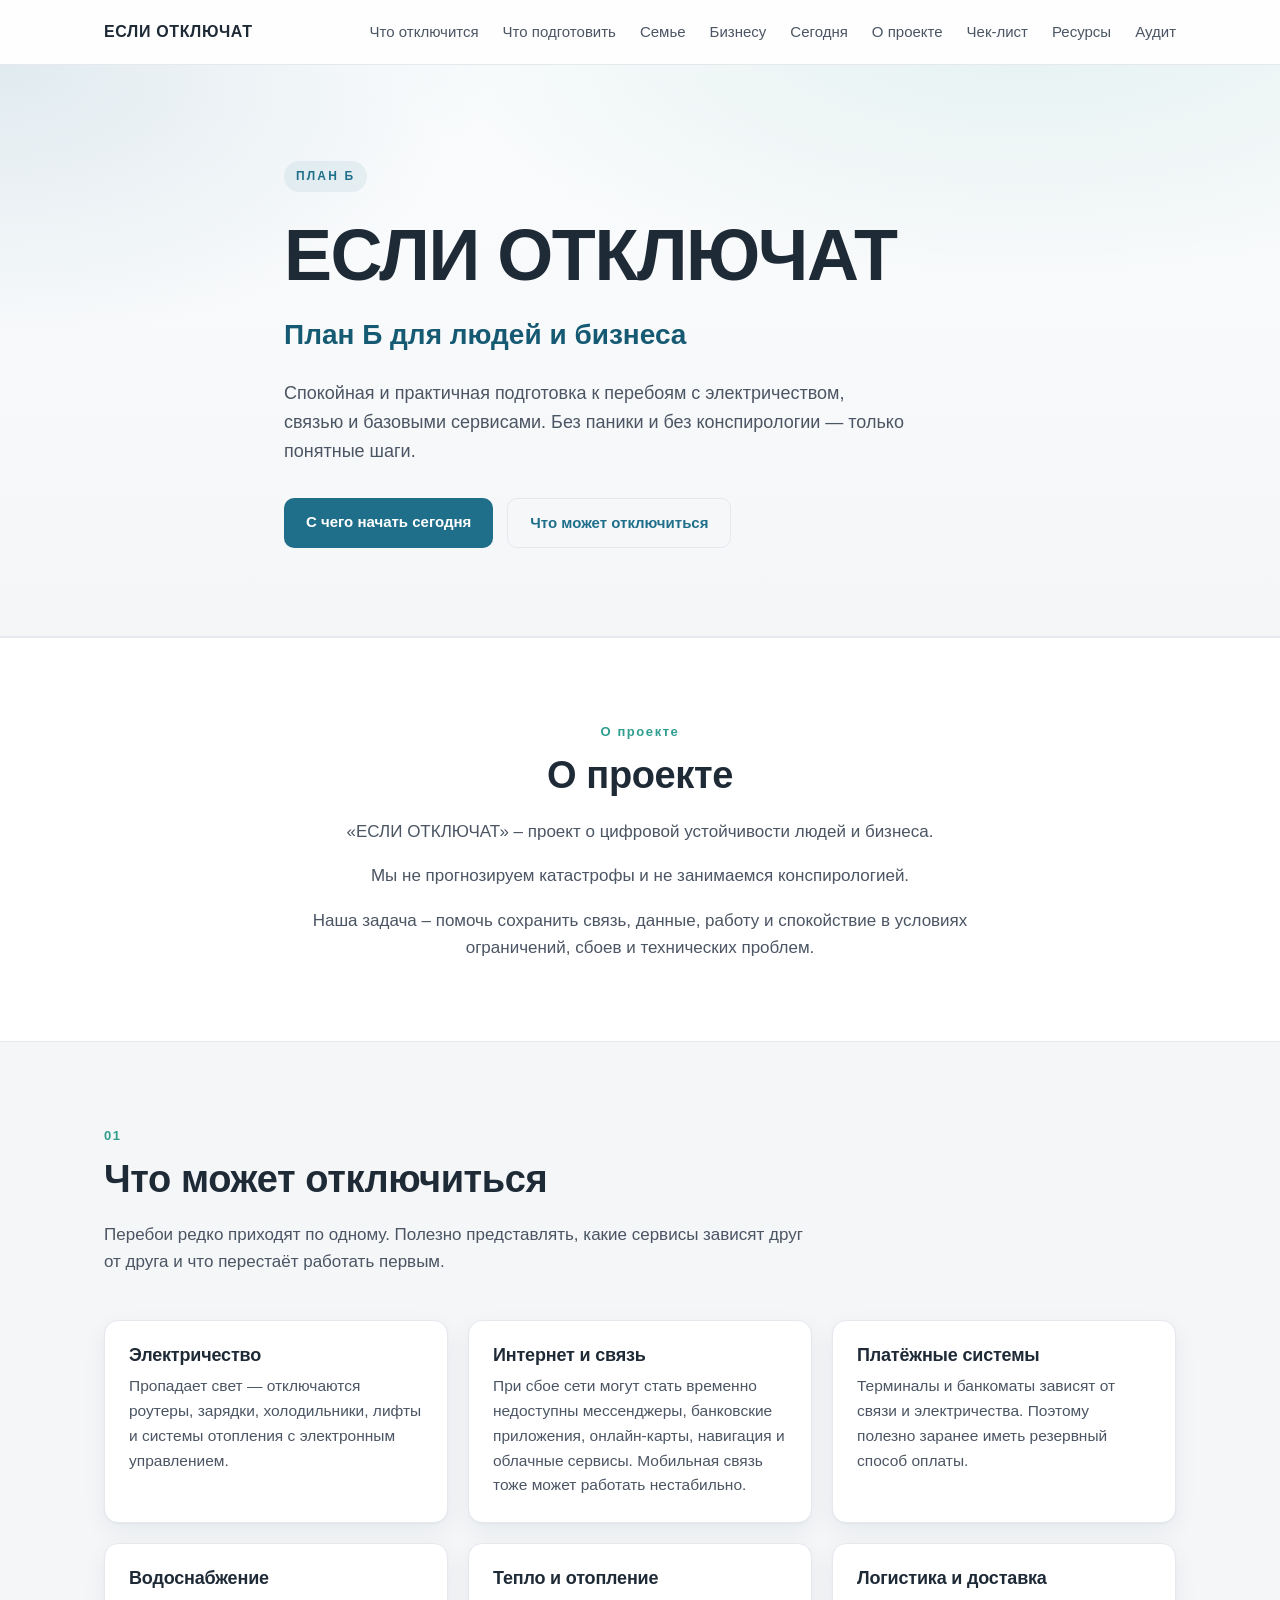
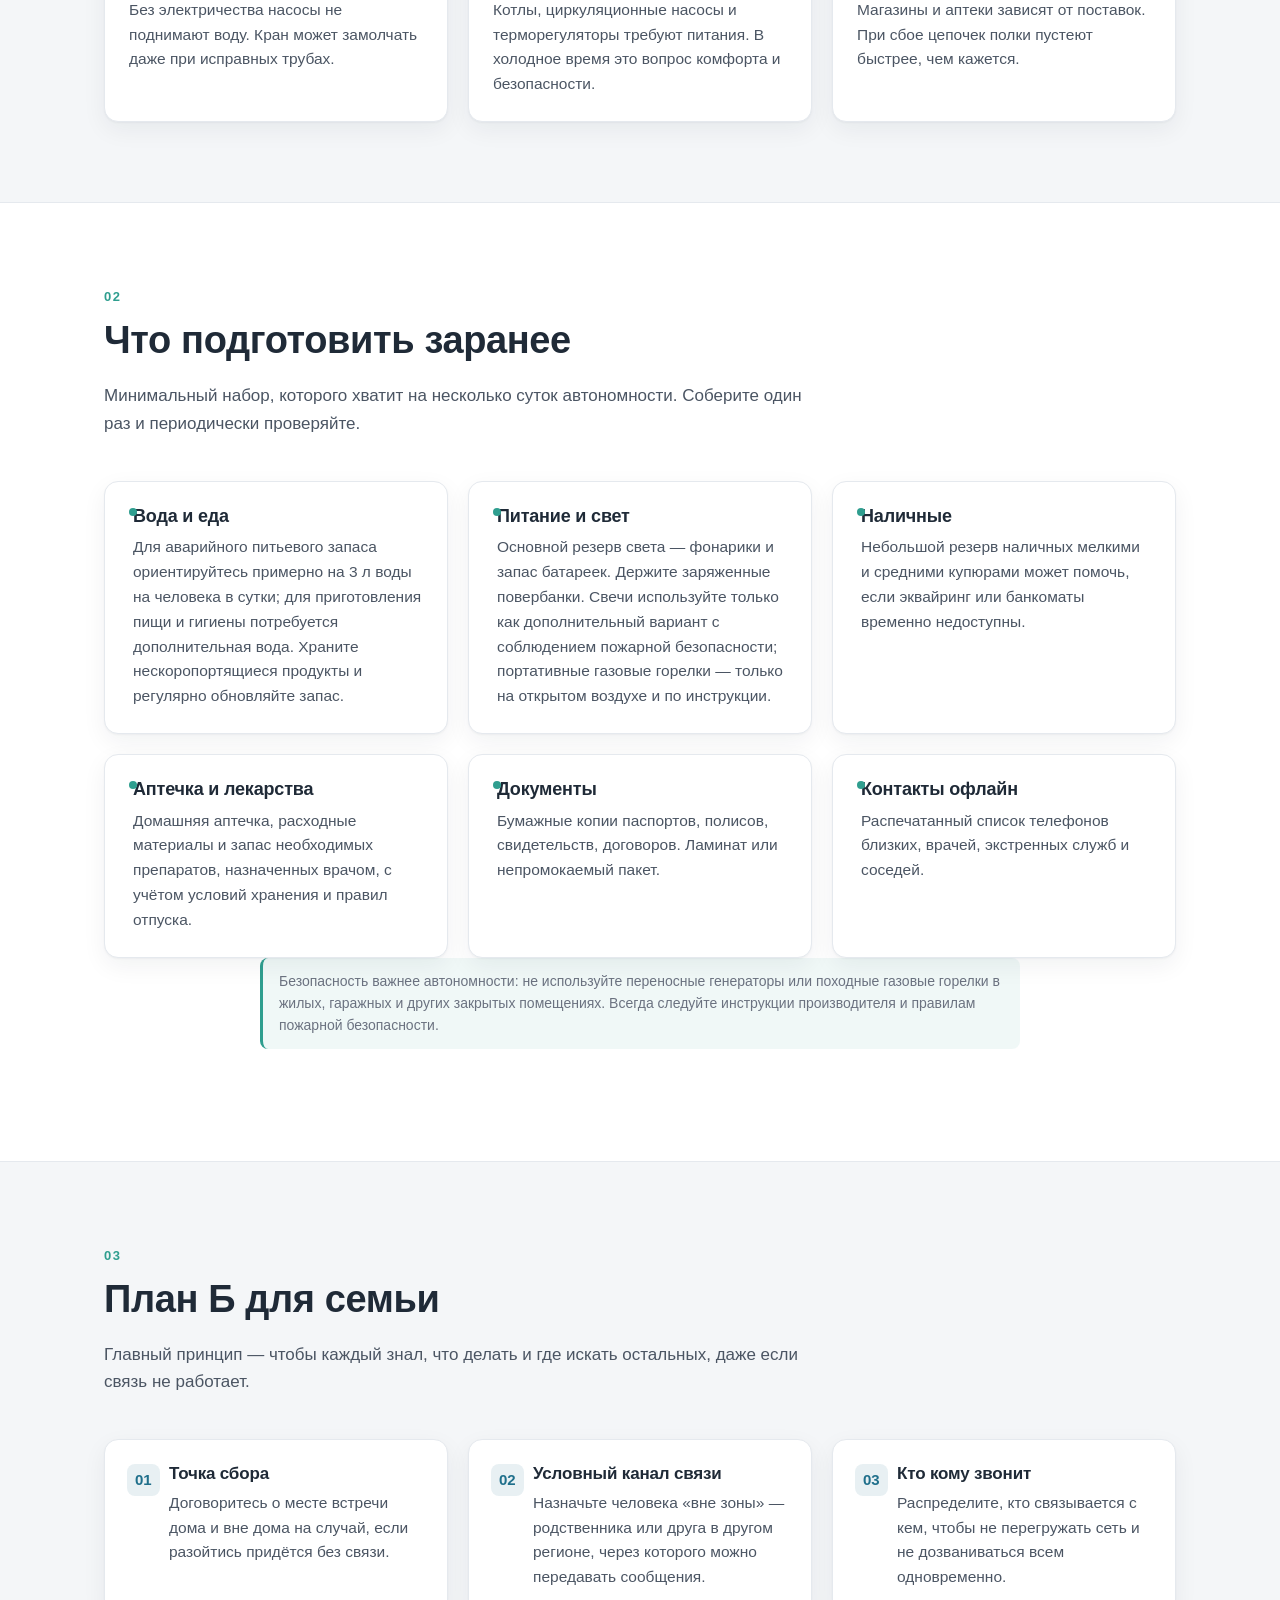
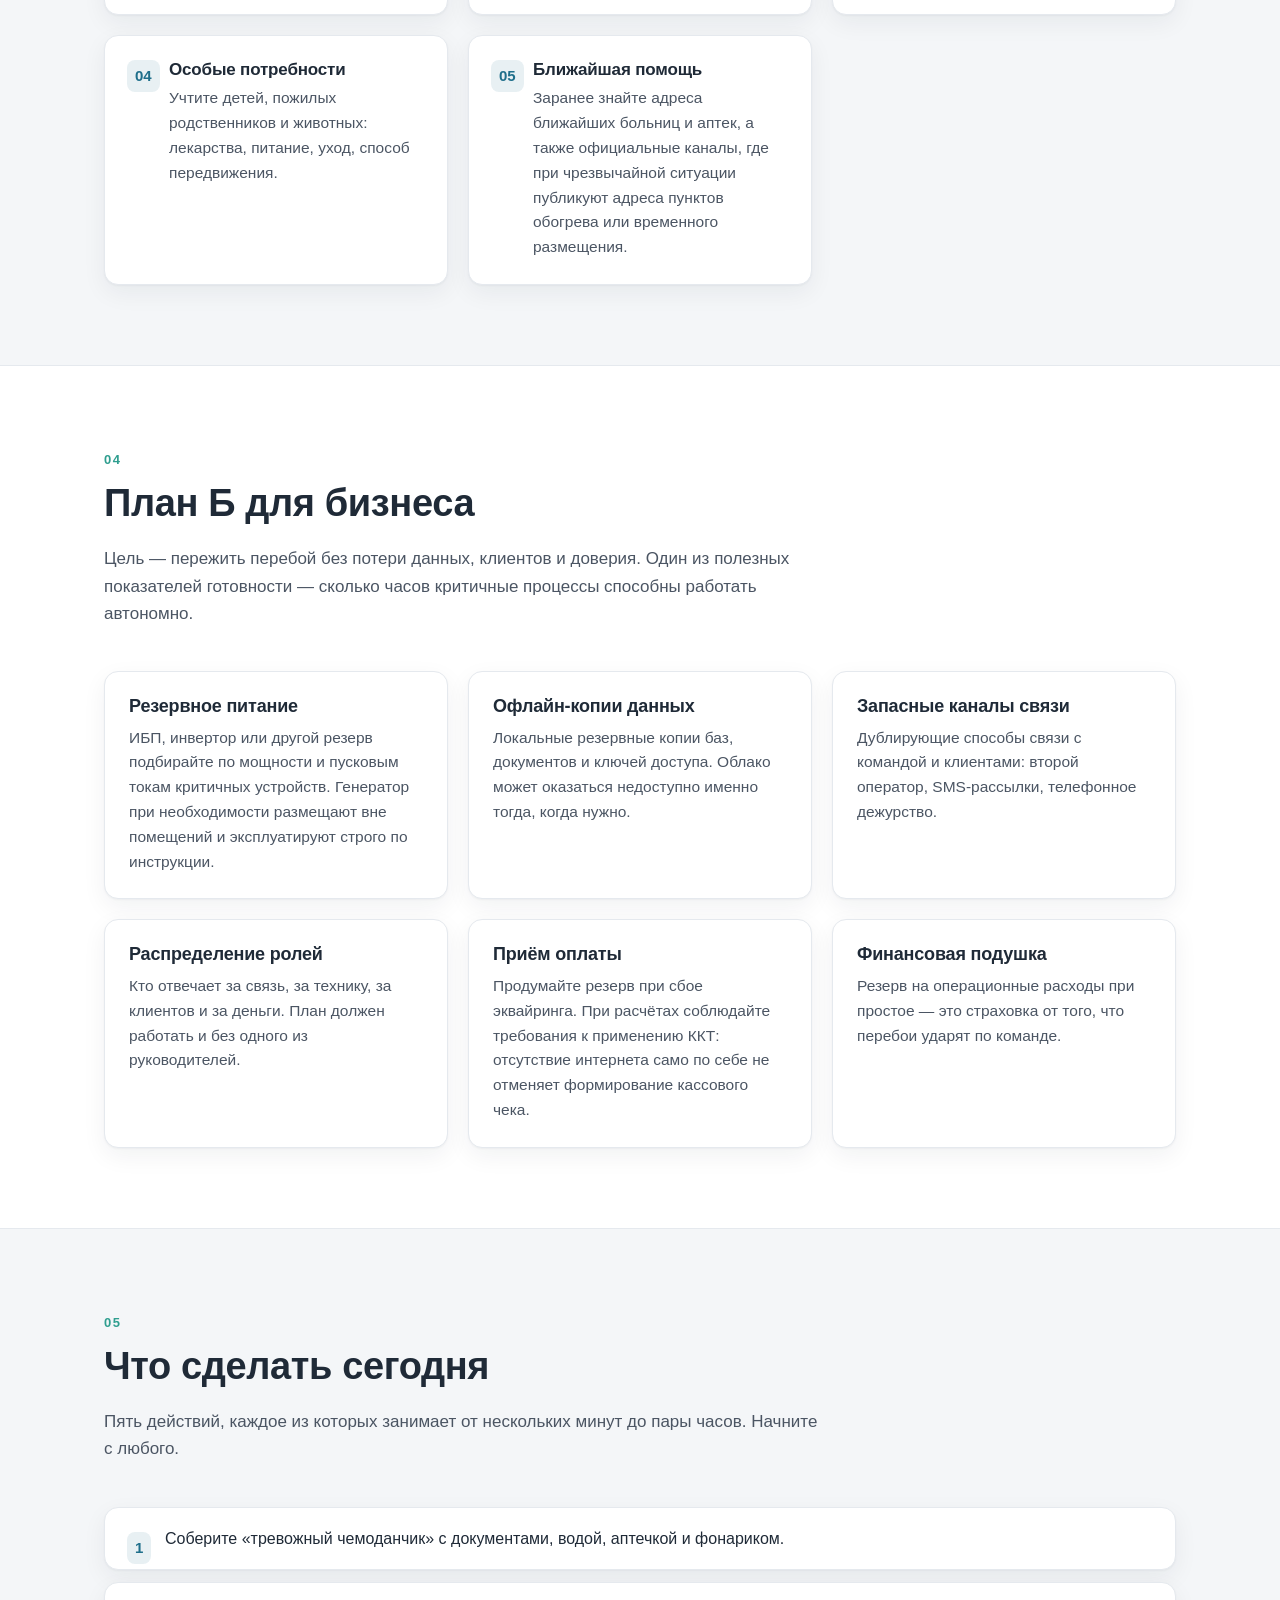
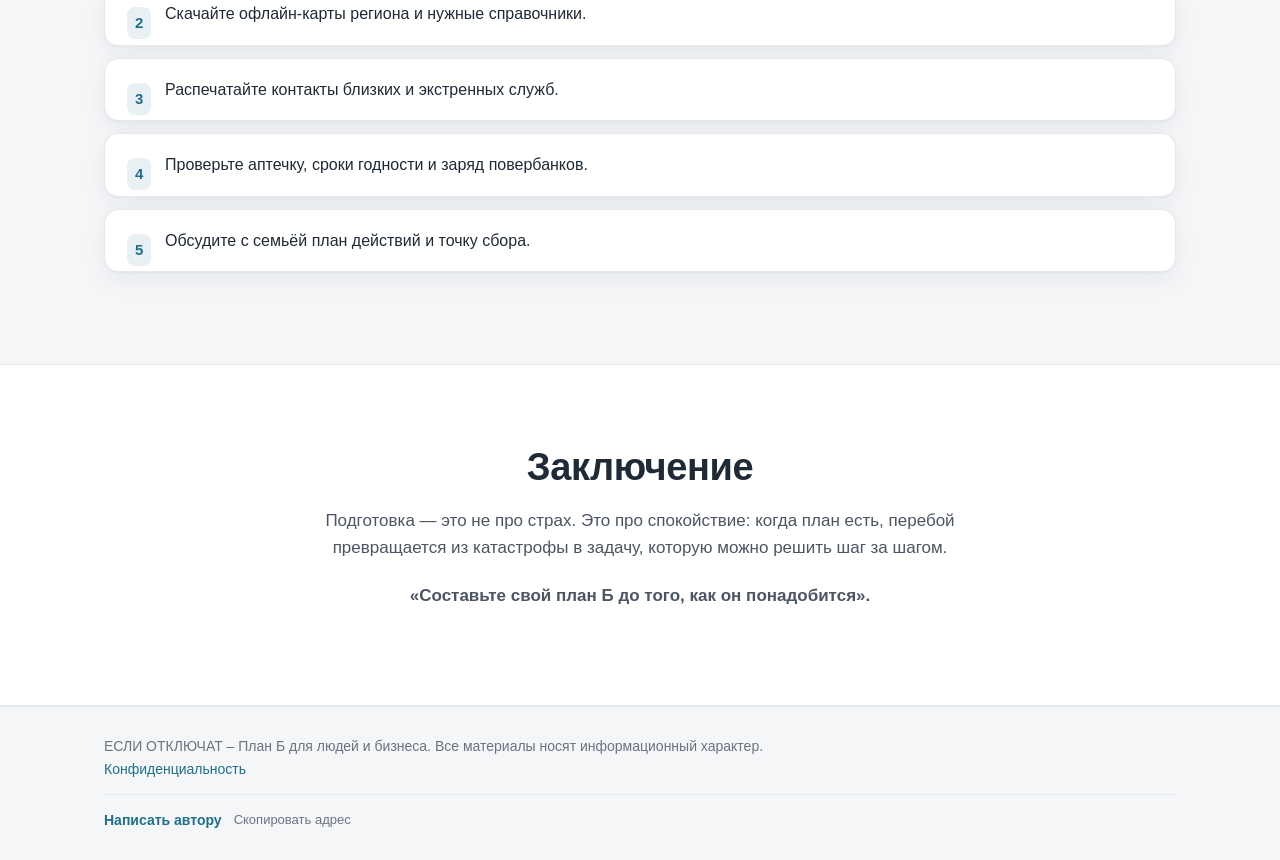
<file: index.html>
<!DOCTYPE html>
<html lang="ru">
<head>
  <meta charset="UTF-8">
  <meta name="viewport" content="width=device-width, initial-scale=1.0">
  <meta name="description" content="ЕСЛИ ОТКЛЮЧАТ — План Б для людей и бизнеса. Спокойная подготовка к перебоям со связью, электричеством и базовыми сервисами.">
  <title>ЕСЛИ ОТКЛЮЧАТ — План Б для людей и бизнеса</title>
  <link rel="stylesheet" href="styles.css">
  <meta name="theme-color" content="#123c4a">
  <link rel="manifest" href="manifest.webmanifest">
  <link rel="stylesheet" href="app.css">
</head>
<body>

  <header class="site-header">
    <div class="container header-inner">
      <a href="#top" class="logo">ЕСЛИ&nbsp;ОТКЛЮЧАТ</a>
      <nav class="main-nav">
        <a href="#what">Что отключится</a>
        <a href="#prepare">Что подготовить</a>
        <a href="#family">Семье</a>
        <a href="#business">Бизнесу</a>
        <a href="#today">Сегодня</a>
        <a href="about.html">О проекте</a>
        <a href="checklist.html">Чек-лист</a>
        <a href="resources.html">Ресурсы</a>
        <a href="audit.html">Аудит</a>
      </nav>
    </div>
  </header>

  <main id="top">

    <!-- 1. Главный экран -->
    <section class="hero">
      <div class="container hero-inner">
        <p class="hero-eyebrow">План&nbsp;Б</p>
        <h1 class="hero-title">ЕСЛИ ОТКЛЮЧАТ</h1>
        <p class="hero-subtitle">План Б для людей и бизнеса</p>
        <p class="hero-lead">
          Спокойная и практичная подготовка к перебоям с электричеством,
          связью и базовыми сервисами. Без паники и без конспирологии —
          только понятные шаги.
        </p>
        <div class="hero-actions">
          <a href="#today" class="btn btn-primary">С чего начать сегодня</a>
          <a href="#what" class="btn btn-ghost">Что может отключиться</a>
        </div>
      </div>
    </section>

    <!-- О проекте -->
    <section class="section section-alt about">
      <div class="container about-inner">
        <span class="section-tag">О проекте</span>
        <h2>О проекте</h2>
        <p>«ЕСЛИ ОТКЛЮЧАТ» – авторский проект Сергея Клюхина о цифровой
          устойчивости людей и бизнеса.</p>
        <p>Мы не прогнозируем катастрофы и не занимаемся конспирологией.</p>
        <p>Наша задача – помочь сохранить связь, данные, работу и спокойствие
          в условиях ограничений, сбоев и технических проблем.</p>
      </div>
    </section>

    <!-- 2. Что может отключиться -->
    <section id="what" class="section">
      <div class="container">
        <header class="section-head">
          <span class="section-tag">01</span>
          <h2>Что может отключиться</h2>
          <p class="section-intro">
            Перебои редко приходят по одному. Полезно представлять,
            какие сервисы зависят друг от друга и что перестаёт работать первым.
          </p>
        </header>

        <div class="grid cards">
          <article class="card">
            <h3>Электричество</h3>
            <p>Пропадает свет — отключаются роутеры, зарядки, холодильники,
              лифты и системы отопления с электронным управлением.</p>
          </article>
          <article class="card">
            <h3>Интернет и связь</h3>
            <p>Без сети не работают мессенджеры, приложения банка, карты,
              навигация и облачные сервисы. Мобильная связь тоже может упасть.</p>
          </article>
          <article class="card">
            <h3>Платёжные системы</h3>
            <p>Терминалы и банкоматы зависят от сети и электричества.
              Карты могут оказаться бесполезны.</p>
          </article>
          <article class="card">
            <h3>Водоснабжение</h3>
            <p>Без электричества насосы не поднимают воду. Кран может
              замолчать даже при исправных трубах.</p>
          </article>
          <article class="card">
            <h3>Тепло и отопление</h3>
            <p>Котлы, циркуляционные насосы и терморегуляторы требуют питания.
              В холодное время это вопрос комфорта и безопасности.</p>
          </article>
          <article class="card">
            <h3>Логистика и доставка</h3>
            <p>Магазины и аптеки зависят от поставок. При сбое цепочек
              полки пустеют быстрее, чем кажется.</p>
          </article>
        </div>
      </div>
    </section>

    <!-- 3. Что подготовить заранее -->
    <section id="prepare" class="section section-alt">
      <div class="container">
        <header class="section-head">
          <span class="section-tag">02</span>
          <h2>Что подготовить заранее</h2>
          <p class="section-intro">
            Минимальный набор, которого хватит на несколько суток автономности.
            Соберите один раз и периодически проверяйте.
          </p>
        </header>

        <div class="grid cards">
          <article class="card check">
            <h3>Вода и еда</h3>
            <p>Запас питьевой воды (≈ 3&nbsp;л на человека в сутки),
              нескоропортящиеся продукты, консервы, сухое молоко, чай.</p>
          </article>
          <article class="card check">
            <h3>Питание и свет</h3>
            <p>Заряженные повербанки, батарейки, фонарики, свечи и спички,
              портативная солнечная панель или газовая горелка.</p>
          </article>
          <article class="card check">
            <h3>Наличные</h3>
            <p>Мелкие и средние купюры. При сбое терминалов оплата наличными —
              единственный рабочий способ.</p>
          </article>
          <article class="card check">
            <h3>Аптечка и лекарства</h3>
            <p>Базовые препараты, антисептики, бинты, плюс запас
              рецептурных лекарств для хронических состояний.</p>
          </article>
          <article class="card check">
            <h3>Документы</h3>
            <p>Бумажные копии паспортов, полисов, свидетельств, договоров.
              Ламинат или непромокаемый пакет.</p>
          </article>
          <article class="card check">
            <h3>Контакты офлайн</h3>
            <p>Распечатанный список телефонов близких, врачей,
              экстренных служб и соседей.</p>
          </article>
        </div>
      </div>
    </section>

    <!-- 4. План Б для семьи -->
    <section id="family" class="section">
      <div class="container">
        <header class="section-head">
          <span class="section-tag">03</span>
          <h2>План Б для семьи</h2>
          <p class="section-intro">
            Главный принцип — чтобы каждый знал, что делать и где искать остальных,
            даже если связь не работает.
          </p>
        </header>

        <ol class="steps">
          <li>
            <h3>Точка сбора</h3>
            <p>Договоритесь о месте встречи дома и вне дома на случай,
              если разойтись придётся без связи.</p>
          </li>
          <li>
            <h3>Условный канал связи</h3>
            <p>Назначьте человека «вне зоны» — родственника или друга в другом
              регионе, через которого можно передавать сообщения.</p>
          </li>
          <li>
            <h3>Кто кому звонит</h3>
            <p>Распределите, кто связывается с кем, чтобы не перегружать сеть
              и не дозваниваться всем одновременно.</p>
          </li>
          <li>
            <h3>Особые потребности</h3>
            <p>Учтите детей, пожилых родственников и животных: лекарства,
              питание, уход, способ передвижения.</p>
          </li>
          <li>
            <h3>Ближайшая помощь</h3>
            <p>Знать адреса ближайших больниц, аптек, отопительных пунктов
              и пунктов обогрева полезно заранее.</p>
          </li>
        </ol>
      </div>
    </section>

    <!-- 5. План Б для бизнеса -->
    <section id="business" class="section section-alt">
      <div class="container">
        <header class="section-head">
          <span class="section-tag">04</span>
          <h2>План Б для бизнеса</h2>
          <p class="section-intro">
            Цель — пережить перебой без потери данных, клиентов и доверия.
            Готовность измеряется в часах автономной работы.
          </p>
        </header>

        <div class="grid cards">
          <article class="card">
            <h3>Резервное питание</h3>
            <p>ИБП для критичных систем, генератор для длительных отключений,
              чёткое понимание, что обязательно, а что можно выключить.</p>
          </article>
          <article class="card">
            <h3>Офлайн-копии данных</h3>
            <p>Локальные резервные копии баз, документов и ключей доступа.
              Облако может оказаться недоступно именно тогда, когда нужно.</p>
          </article>
          <article class="card">
            <h3>Запасные каналы связи</h3>
            <p>Дублирующие способы связи с командой и клиентами: второй оператор,
              SMS-рассылки, телефонное дежурство.</p>
          </article>
          <article class="card">
            <h3>Распределение ролей</h3>
            <p>Кто отвечает за связь, за технику, за клиентов и за деньги.
              План должен работать и без одного из руководителей.</p>
          </article>
          <article class="card">
            <h3>Приём оплаты</h3>
            <p>Продумайте приём наличных и учёт продаж без кассовой системы,
              чтобы бизнес не встал вместе с терминалом.</p>
          </article>
          <article class="card">
            <h3>Финансовая подушка</h3>
            <p>Резерв на операционные расходы при простое — это страховка
              от того, что перебои ударят по команде.</p>
          </article>
        </div>
      </div>
    </section>

    <!-- 6. Что сделать сегодня -->
    <section id="today" class="section">
      <div class="container">
        <header class="section-head">
          <span class="section-tag">05</span>
          <h2>Что сделать сегодня</h2>
          <p class="section-intro">
            Пять действий, каждое из которых занимает от нескольких минут
            до пары часов. Начните с любого.
          </p>
        </header>

        <ol class="steps today">
          <li>Соберите «тревожный чемоданчик» с документами, водой,
            аптечкой и фонариком.</li>
          <li>Скачайте офлайн-карты региона и нужные справочники.</li>
          <li>Распечатайте контакты близких и экстренных служб.</li>
          <li>Проверьте аптечку, сроки годности и заряд повербанков.</li>
          <li>Обсудите с семьёй план действий и точку сбора.</li>
        </ol>
      </div>
    </section>

    <!-- 7. Заключение -->
    <section class="section section-alt conclusion">
      <div class="container conclusion-inner">
        <h2>Заключение</h2>
        <p>
          Подготовка — это не про страх. Это про спокойствие: когда план
          есть, перебой превращается из катастрофы в задачу, которую можно
          решить шаг за шагом.
        </p>
        <p class="final-phrase">
          «Составьте свой план Б до того, как он понадобится».
        </p>
      </div>
    </section>

  </main>

  <footer class="site-footer">
    <div class="container">
      <p>ЕСЛИ ОТКЛЮЧАТ — План Б для людей и бизнеса. Локальный проект.
        Все материалы носят информационный характер.</p>
    </div>
  </footer>

  <script src="app.js" defer></script>
  <script src="plan-tools.js" defer></script>

</body>
</html>
</file>
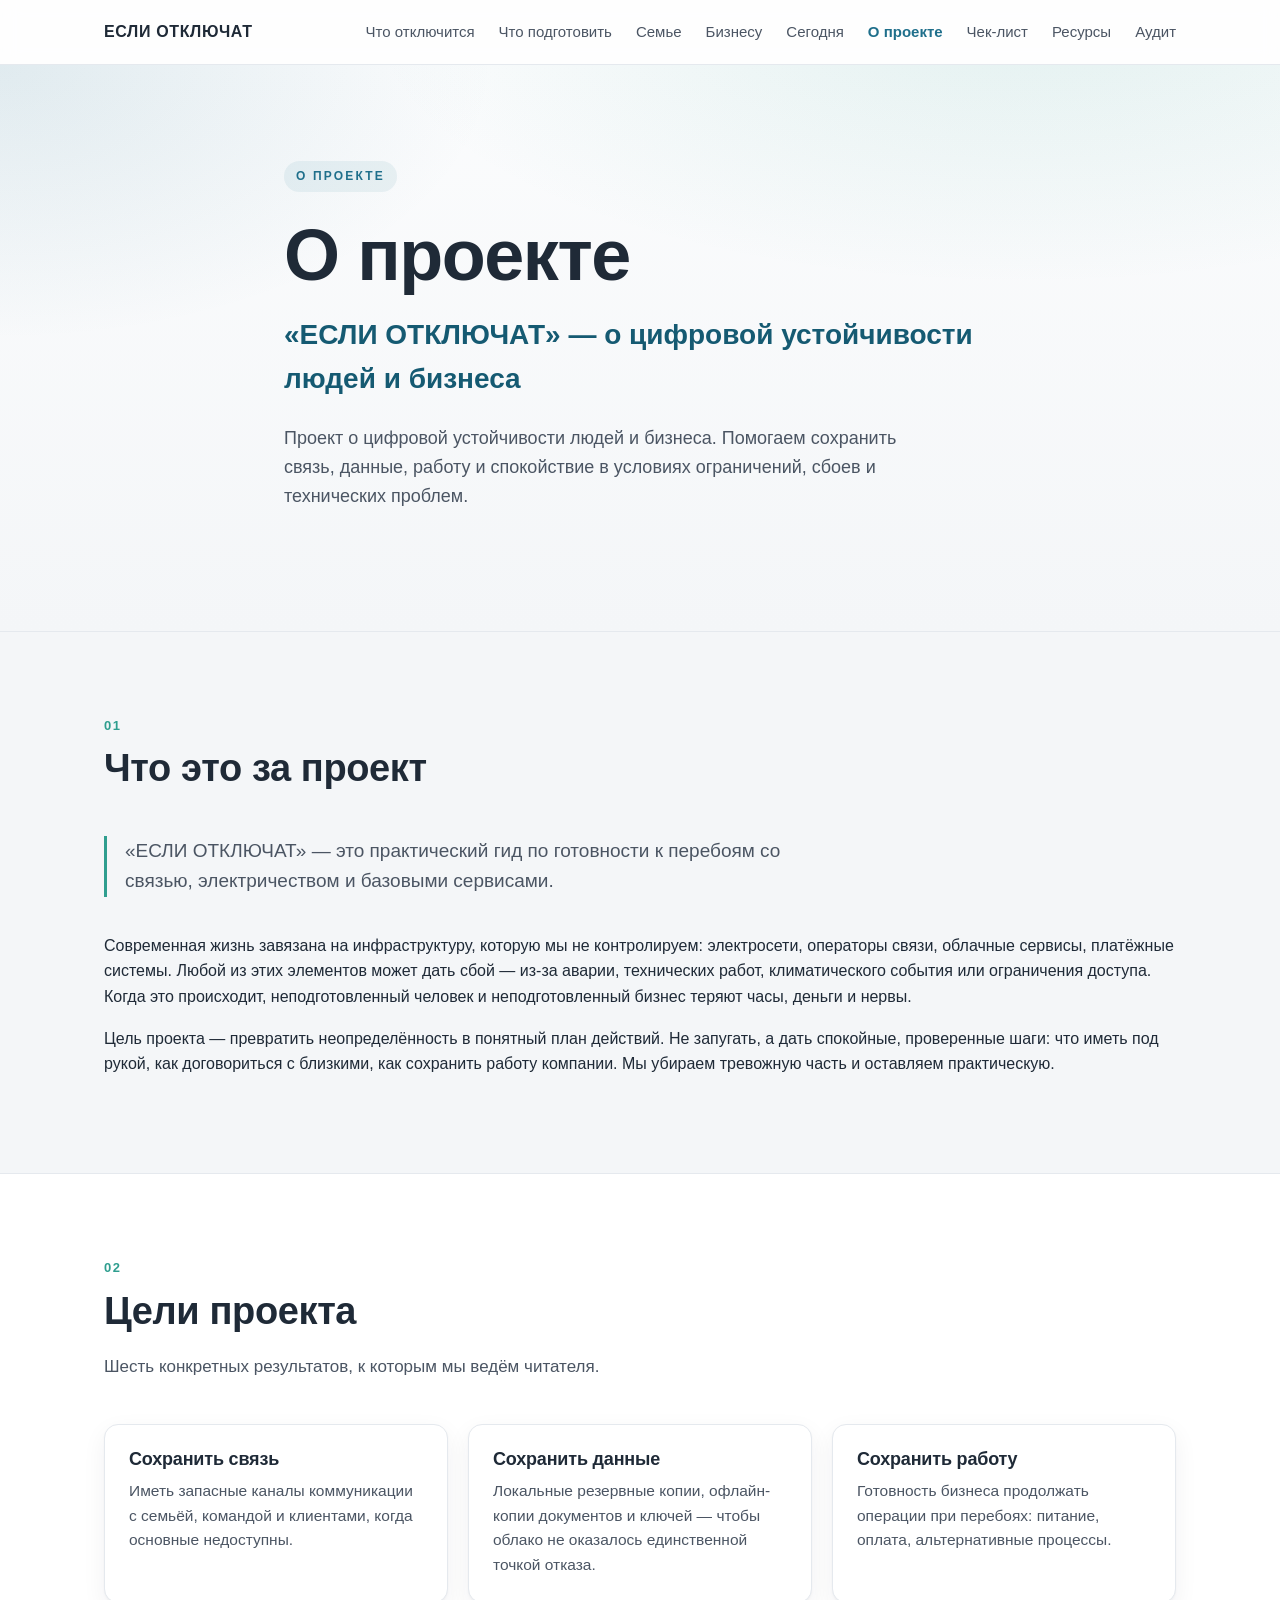
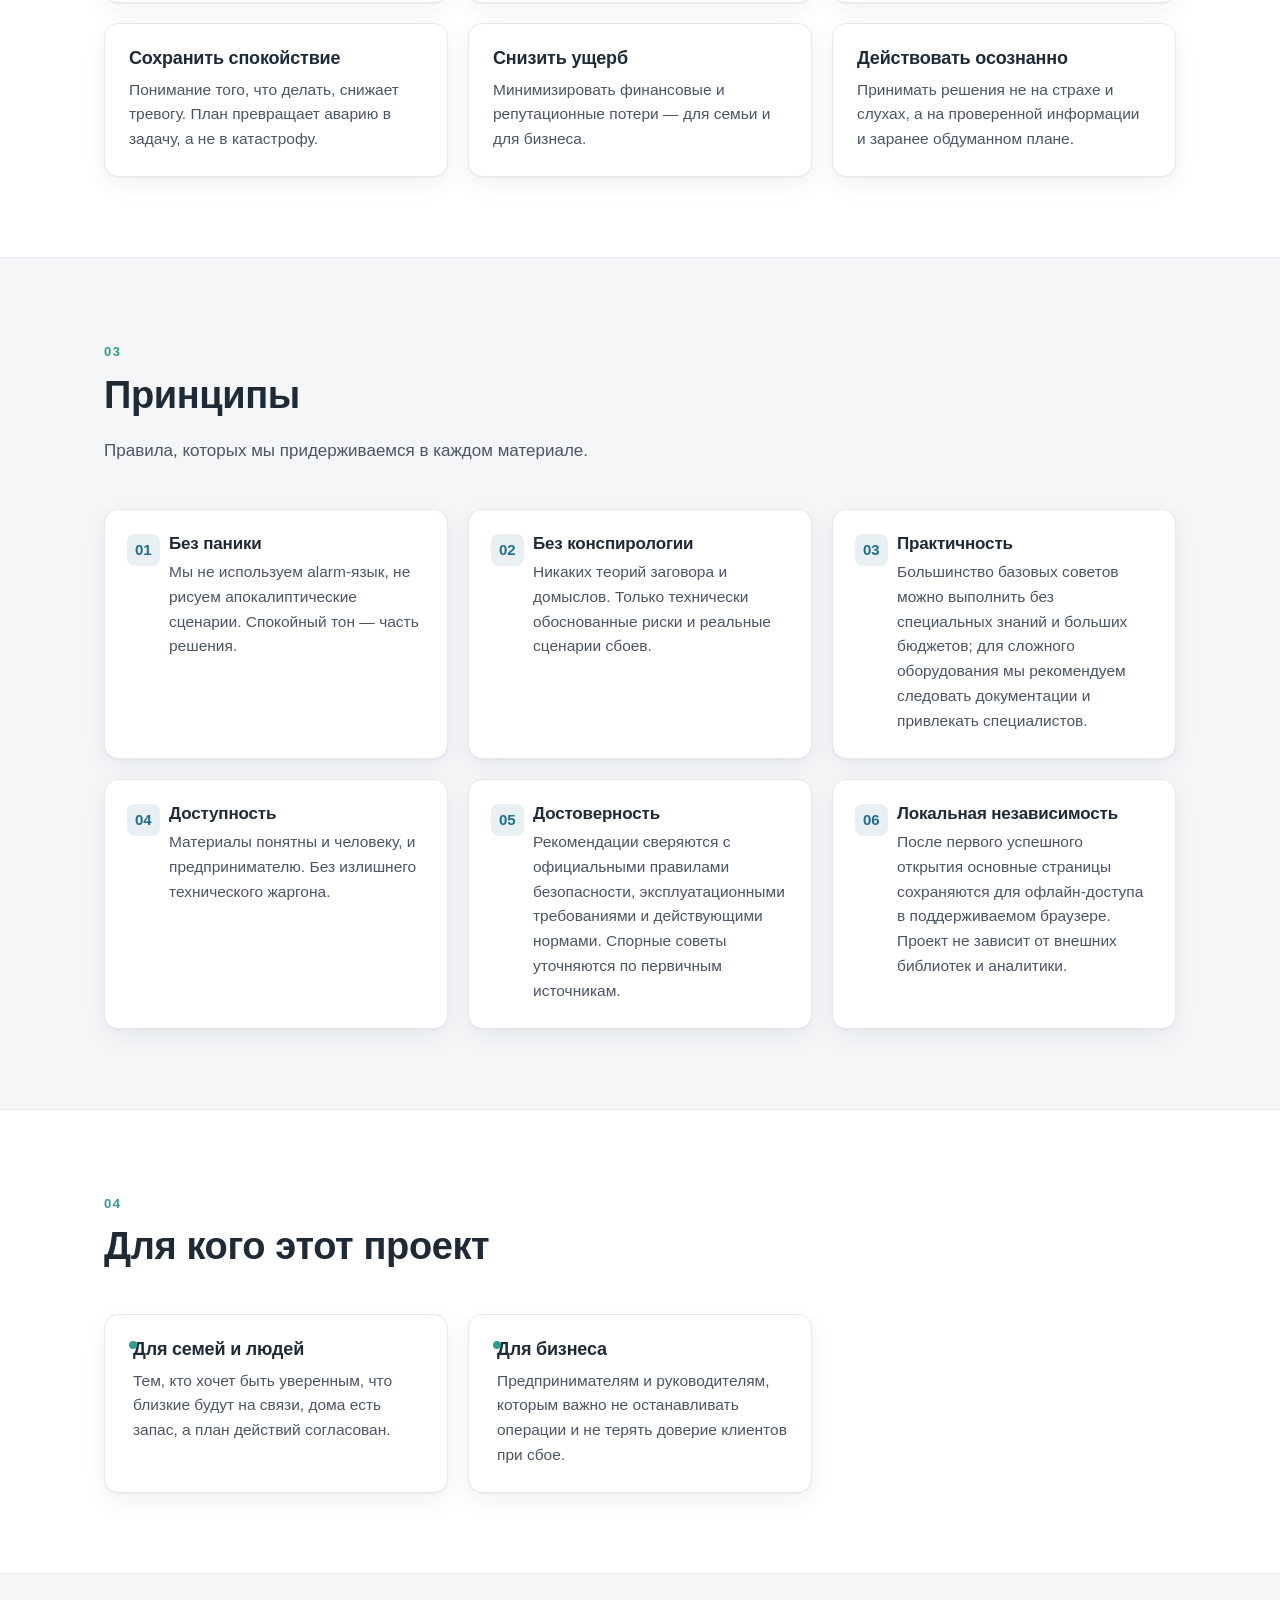
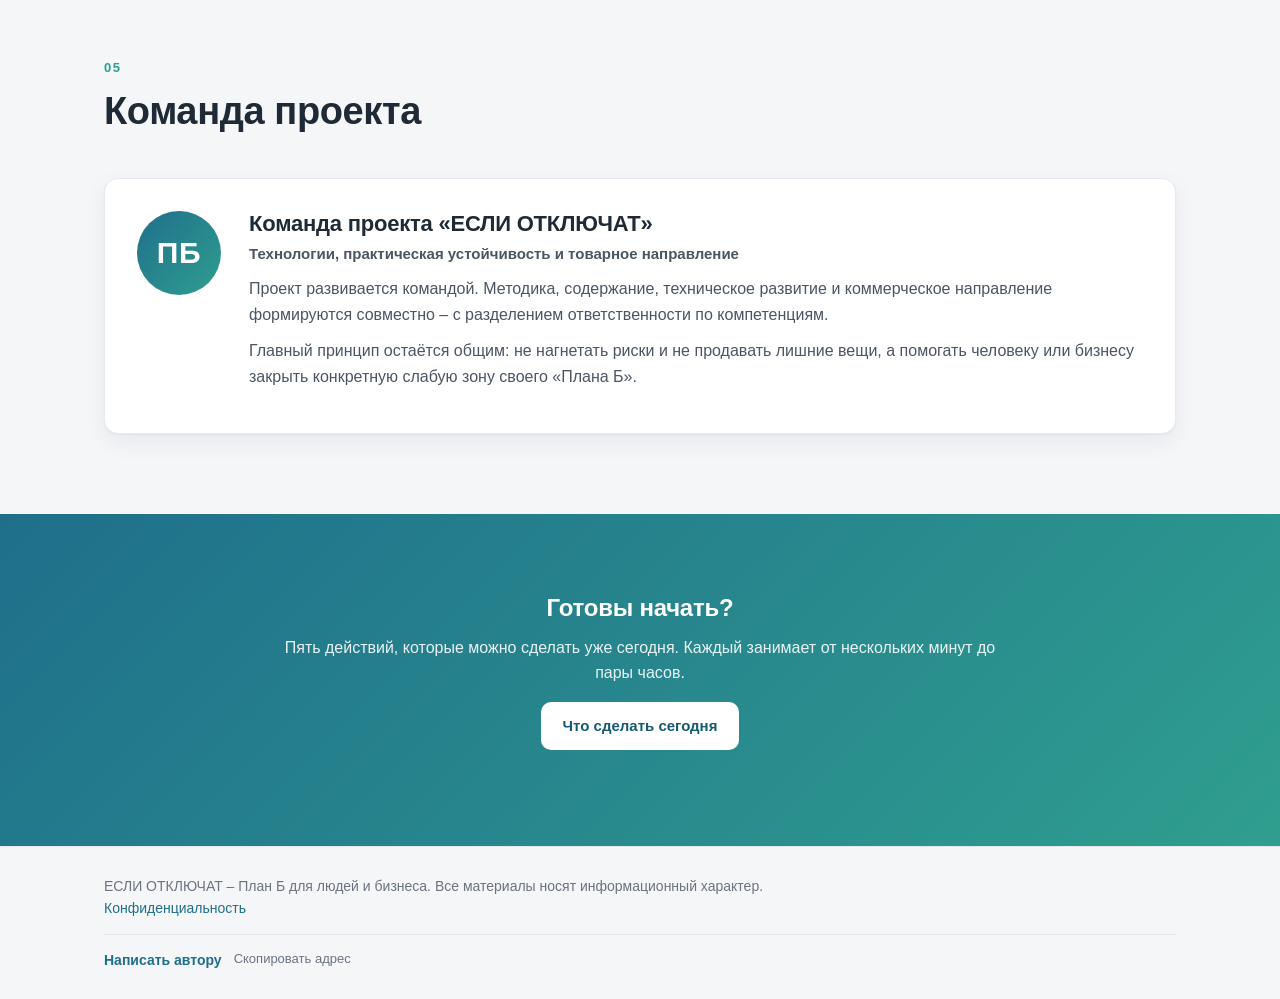
<file: about.html>
<!DOCTYPE html>
<html lang="ru">
<head>
  <meta charset="UTF-8">
  <meta name="viewport" content="width=device-width, initial-scale=1.0">
  <meta name="description" content="О проекте «ЕСЛИ ОТКЛЮЧАТ»: цели, принципы и автор — Сергей Клюхин. Цифровая устойчивость людей и бизнеса.">
  <title>О проекте — ЕСЛИ ОТКЛЮЧАТ</title>
  <link rel="stylesheet" href="styles.css">
  <meta name="theme-color" content="#123c4a">
  <link rel="manifest" href="manifest.webmanifest">
  <link rel="stylesheet" href="app.css">
</head>
<body>

  <header class="site-header">
    <div class="container header-inner">
      <a href="index.html" class="logo">ЕСЛИ&nbsp;ОТКЛЮЧАТ</a>
      <nav class="main-nav">
        <a href="index.html#what">Что отключится</a>
        <a href="index.html#prepare">Что подготовить</a>
        <a href="index.html#family">Семье</a>
        <a href="index.html#business">Бизнесу</a>
        <a href="index.html#today">Сегодня</a>
        <a href="about.html" class="active">О проекте</a>
        <a href="checklist.html">Чек-лист</a>
        <a href="resources.html">Ресурсы</a>
        <a href="audit.html">Аудит</a>
      </nav>
    </div>
  </header>

  <main>

    <!-- Заголовок страницы -->
    <section class="hero hero-sub">
      <div class="container hero-inner">
        <p class="hero-eyebrow">О проекте</p>
        <h1 class="hero-title">О проекте</h1>
        <p class="hero-subtitle">«ЕСЛИ ОТКЛЮЧАТ» — о цифровой устойчивости людей и бизнеса</p>
        <p class="hero-lead">
          Авторский проект Сергея Клюхина. Помогаем сохранить связь, данные,
          работу и спокойствие в условиях ограничений, сбоев и технических проблем.
        </p>
      </div>
    </section>

    <!-- Что это за проект -->
    <section class="section">
      <div class="container">
        <header class="section-head">
          <span class="section-tag">01</span>
          <h2>Что это за проект</h2>
        </header>

        <p class="lead-block">
          «ЕСЛИ ОТКЛЮЧАТ» — это практический гид по готовности к перебоям
          со связью, электричеством и базовыми сервисами.
        </p>
        <p>
          Современная жизнь завязана на инфраструктуру, которую мы не контролируем:
          электросети, операторы связи, облачные сервисы, платёжные системы.
          Любой из этих элементов может дать сбой — из-за аварии, технических работ,
          климатического события или ограничения доступа. Когда это происходит,
          неподготовленный человек и неподготовленный бизнес теряют часы, деньги
          и нервы.
        </p>
        <p>
          Цель проекта — превратить неопределённость в понятный план действий.
          Не запугать, а дать спокойные, проверенные шаги: что иметь под рукой,
          как договориться с близкими, как сохранить работу компании. Мы убираем
          тревожную часть и оставляем практическую.
        </p>
      </div>
    </section>

    <!-- Цели -->
    <section class="section section-alt">
      <div class="container">
        <header class="section-head">
          <span class="section-tag">02</span>
          <h2>Цели проекта</h2>
          <p class="section-intro">
            Шесть конкретных результатов, к которым мы ведём читателя.
          </p>
        </header>

        <div class="grid cards">
          <article class="card">
            <h3>Сохранить связь</h3>
            <p>Иметь запасные каналы коммуникации с семьёй, командой и клиентами,
              когда основные недоступны.</p>
          </article>
          <article class="card">
            <h3>Сохранить данные</h3>
            <p>Локальные резервные копии, офлайн-копии документов и ключей —
              чтобы облако не оказалось единственной точкой отказа.</p>
          </article>
          <article class="card">
            <h3>Сохранить работу</h3>
            <p>Готовность бизнеса продолжать операции при перебоях: питание,
              оплата, альтернативные процессы.</p>
          </article>
          <article class="card">
            <h3>Сохранить спокойствие</h3>
            <p>Понимание того, что делать, снижает тревогу. План превращает
              аварию в задачу, а не в катастрофу.</p>
          </article>
          <article class="card">
            <h3>Снизить ущерб</h3>
            <p>Минимизировать финансовые и репутационные потери — для семьи
              и для бизнеса.</p>
          </article>
          <article class="card">
            <h3>Действовать осознанно</h3>
            <p>Принимать решения не на страхе и слухах, а на проверенной
              информации и заранее обдуманном плане.</p>
          </article>
        </div>
      </div>
    </section>

    <!-- Принципы -->
    <section class="section">
      <div class="container">
        <header class="section-head">
          <span class="section-tag">03</span>
          <h2>Принципы</h2>
          <p class="section-intro">
            Правила, которых мы придерживаемся в каждом материале.
          </p>
        </header>

        <ol class="steps">
          <li>
            <h3>Без паники</h3>
            <p>Мы не используем alarm-язык, не рисуем апокалиптические сценарии.
              Спокойный тон — часть решения.</p>
          </li>
          <li>
            <h3>Без конспирологии</h3>
            <p>Никаких теорий заговора и домыслов. Только технически обоснованные
              риски и реальные сценарии сбоев.</p>
          </li>
          <li>
            <h3>Практичность</h3>
            <p>Каждый совет можно выполнить сегодня, без специальных знаний
              и больших бюджетов.</p>
          </li>
          <li>
            <h3>Доступность</h3>
            <p>Материалы понятны и человеку, и предпринимателю. Без излишнего
              технического жаргона.</p>
          </li>
          <li>
            <h3>Достоверность</h3>
            <p>Рекомендации опираются на инженерный и эксплуатационный опыт,
              а не на догадки.</p>
          </li>
          <li>
            <h3>Локальная независимость</h3>
            <p>Сам сайт работает офлайн, без внешних сервисов. Мы учим тому,
              что применяем сами.</p>
          </li>
        </ol>
      </div>
    </section>

    <!-- Для кого -->
    <section class="section section-alt">
      <div class="container">
        <header class="section-head">
          <span class="section-tag">04</span>
          <h2>Для кого этот проект</h2>
        </header>
        <div class="grid cards">
          <article class="card check">
            <h3>Для семей и людей</h3>
            <p>Тем, кто хочет быть уверенным, что близкие будут на связи,
              дома есть запас, а план действий согласован.</p>
          </article>
          <article class="card check">
            <h3>Для бизнеса</h3>
            <p>Предпринимателям и руководителям, которым важно не останавливать
              операции и не терять доверие клиентов при сбое.</p>
          </article>
        </div>
      </div>
    </section>

    <!-- Об авторе -->
    <section class="section">
      <div class="container">
        <header class="section-head">
          <span class="section-tag">05</span>
          <h2>Об авторе</h2>
        </header>

        <div class="profile">
          <div class="profile-avatar" aria-hidden="true">СК</div>
          <div class="profile-body">
            <h3>Сергей Клюхин</h3>
            <p class="profile-role">Автор проекта «ЕСЛИ ОТКЛЮЧАТ»</p>
            <p>
              Сергей занимается вопросами цифровой устойчивости — того, как люди
              и организации сохраняют работоспособность, когда привычная
              инфраструктура даёт сбой. Его интерес лежит на стыке технологий,
              процессов и человеческого фактора: самые надёжные системы бесполезны,
              если рядом нет понятного плана действий.
            </p>
            <p>
              В проекте «ЕСЛИ ОТКЛЮЧАТ» автор собрал практический опыт
              в простые, применимые рекомендации — без сложных терминов
              и без нагнетания. Главная идея Сергея: готовность измеряется не
              страхом, а спокойствием. Чем понятнее план, тем тише мысль «а что,
              если…».
            </p>
          </div>
        </div>
      </div>
    </section>

    <!-- Призыв -->
    <section class="section cta">
      <div class="container conclusion-inner">
        <h2>Готовы начать?</h2>
        <p>Пять действий, которые можно сделать уже сегодня. Каждый занимает
          от нескольких минут до пары часов.</p>
        <p><a href="index.html#today" class="btn btn-primary">Что сделать сегодня</a></p>
      </div>
    </section>

  </main>

  <footer class="site-footer">
    <div class="container">
      <p>ЕСЛИ ОТКЛЮЧАТ — План Б для людей и бизнеса. Авторский проект
        Сергея Клюхина. Все материалы носят информационный характер.</p>
    </div>
  </footer>

  <script src="app.js" defer></script>
  <script src="plan-tools.js" defer></script>

</body>
</html>
</file>
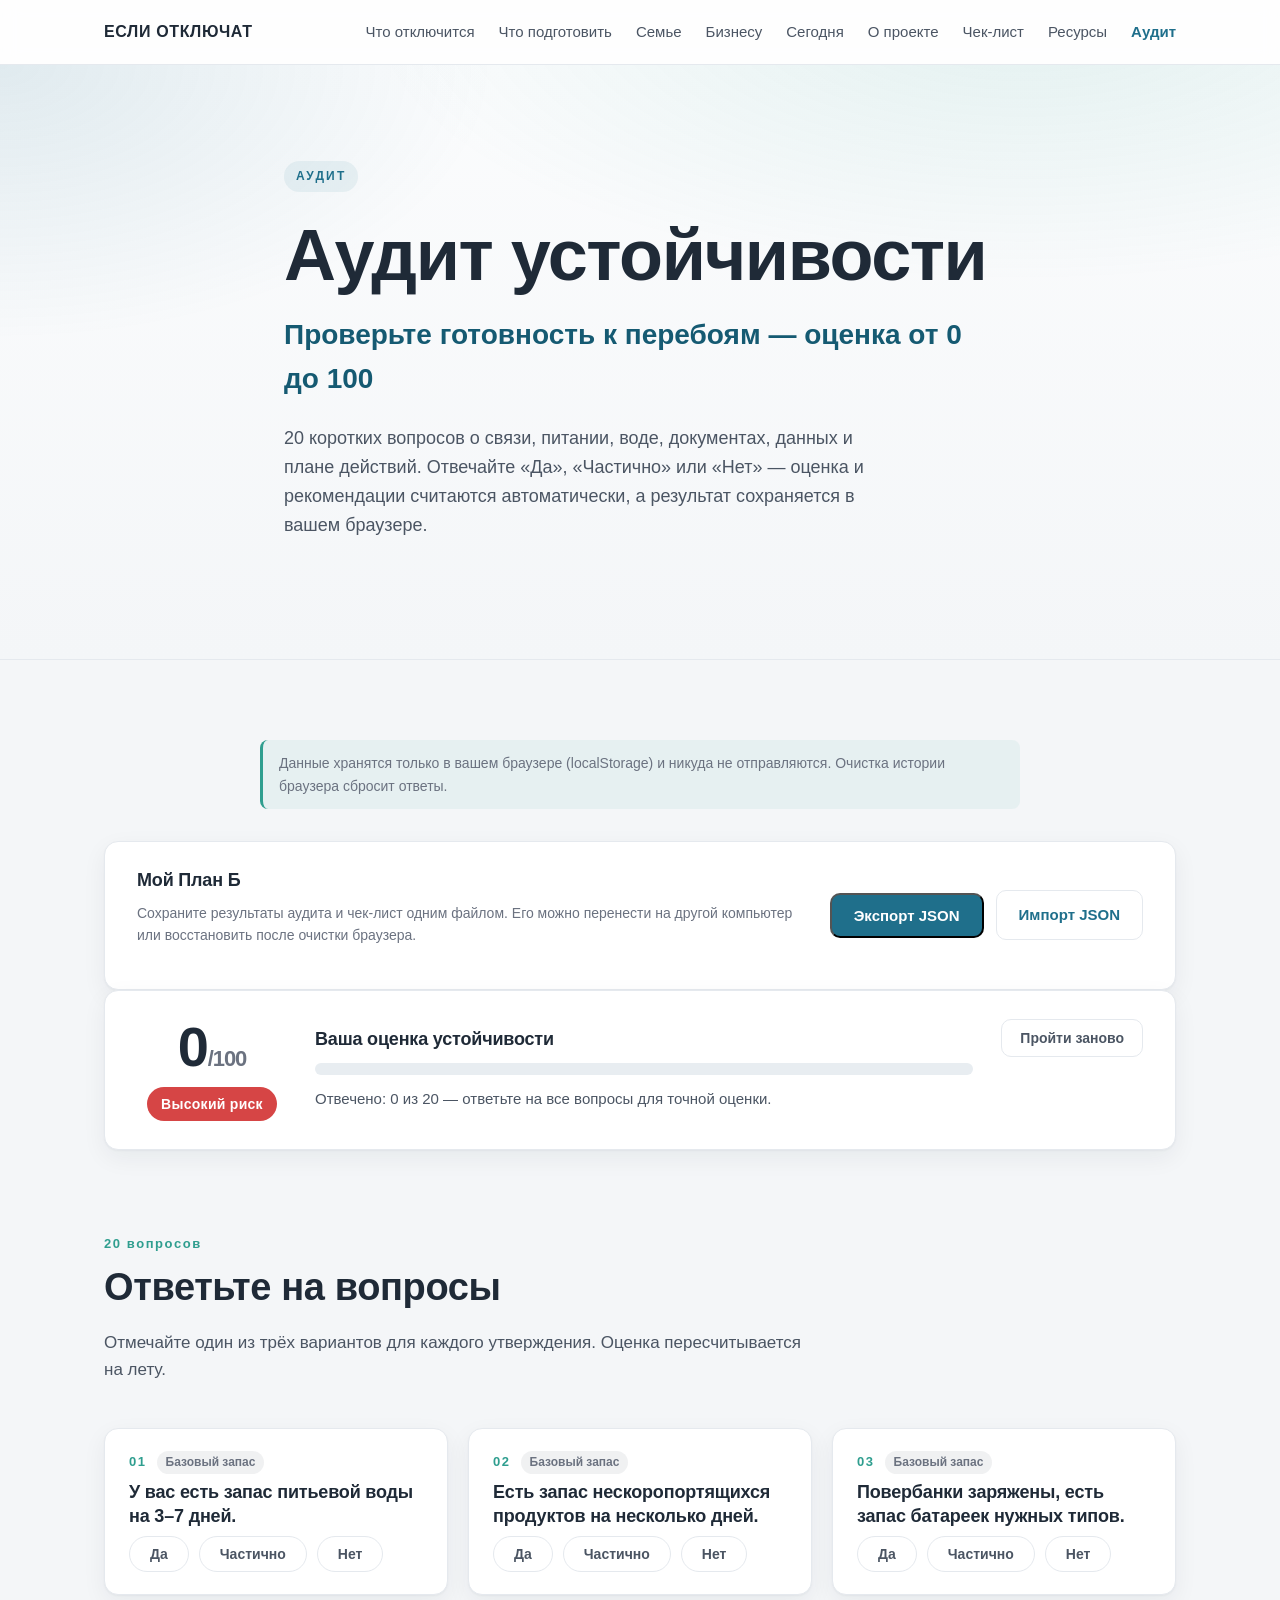
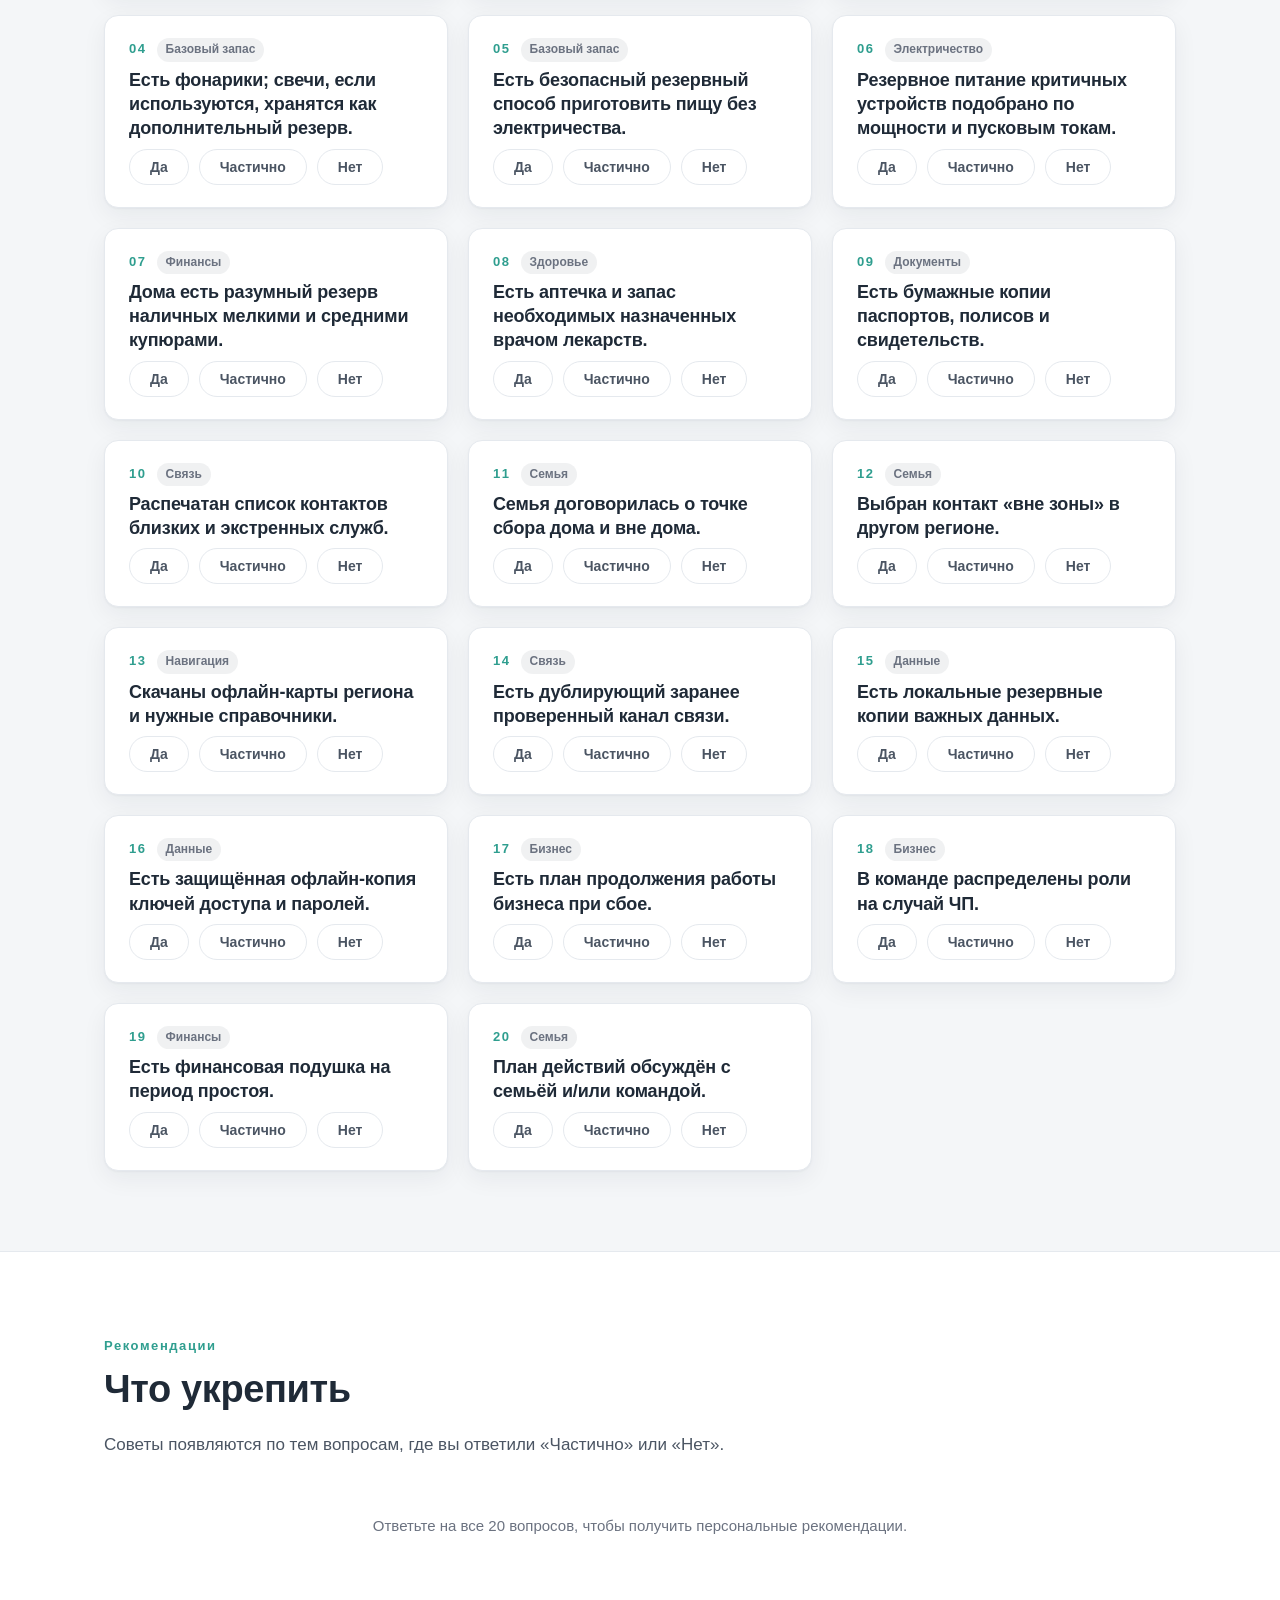
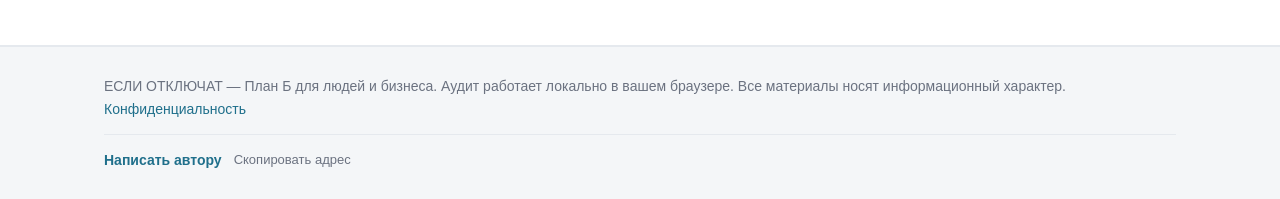
<file: audit.html>
<!DOCTYPE html>
<html lang="ru">
<head>
  <meta charset="UTF-8">
  <meta name="viewport" content="width=device-width, initial-scale=1.0">
  <meta name="description" content="Интерактивный аудит цифровой устойчивости проекта «ЕСЛИ ОТКЛЮЧАТ». 20 вопросов, оценка от 0 до 100 и персональные рекомендации. Результат сохраняется в браузере.">
  <title>Аудит устойчивости — ЕСЛИ ОТКЛЮЧАТ</title>
  <link rel="stylesheet" href="styles.css">
  <meta name="theme-color" content="#123c4a">
  <link rel="manifest" href="manifest.webmanifest">
  <link rel="stylesheet" href="app.css">
  <style>
    /* Стили, специфичные для страницы «Аудит». Локальные, без внешних ресурсов. */
    .audit-score-card {
      background: var(--surface);
      border: 1px solid var(--border);
      border-radius: var(--radius);
      padding: 28px 32px;
      box-shadow: var(--shadow);
      display: flex;
      align-items: center;
      gap: 28px;
      flex-wrap: wrap;
    }
    .score-block { flex: 0 0 auto; text-align: center; min-width: 150px; }
    .score-big {
      font-size: 56px;
      font-weight: 800;
      line-height: 1;
      letter-spacing: -0.02em;
      color: var(--text);
      margin: 0;
    }
    .score-big .score-max {
      font-size: 22px;
      color: var(--text-mute);
      font-weight: 600;
    }
    .score-badge {
      display: inline-block;
      font-size: 14px;
      font-weight: 700;
      color: #fff;
      padding: 6px 14px;
      border-radius: 999px;
      margin-top: 12px;
      letter-spacing: .02em;
    }
    .score-badge.risk { background: #d64545; }
    .score-badge.low  { background: #e08a3c; }
    .score-badge.mid  { background: #c98a00; }
    .score-badge.good { background: var(--accent); }
    .score-info { flex: 1 1 280px; min-width: 220px; }
    .score-info h3 { margin-bottom: 12px; font-size: 18px; }
    .score-summary { color: var(--text-soft); font-size: 15px; margin: 12px 0 0; }
    .score-actions { display: flex; gap: 12px; flex-wrap: wrap; align-self: flex-start; }

    /* Карточка вопроса */
    .audit-q { padding: 22px 24px; }
    .q-head {
      display: flex;
      align-items: baseline;
      gap: 10px;
      flex-wrap: wrap;
      margin-bottom: 6px;
    }
    .q-num {
      font-size: 13px;
      font-weight: 800;
      letter-spacing: .12em;
      color: var(--accent);
    }
    .q-cat {
      font-size: 12px;
      font-weight: 600;
      color: var(--text-mute);
      background: rgba(107, 114, 128, .1);
      padding: 2px 9px;
      border-radius: 999px;
    }
    .q-title { font-size: 17px; margin: 4px 0 16px; line-height: 1.35; }
    .q-options { display: flex; gap: 10px; flex-wrap: wrap; }
    .q-opt {
      background: #fff;
      border: 1px solid var(--border);
      color: var(--text-soft);
      padding: 9px 20px;
      border-radius: 999px;
      font-size: 14px;
      font-weight: 600;
      cursor: pointer;
      font-family: inherit;
      transition: background .15s ease, border-color .15s ease, color .15s ease, transform .1s ease;
    }
    .q-opt:hover { border-color: var(--primary); color: var(--primary); }
    .q-opt:active { transform: scale(.97); }
    .q-opt[data-value="да"][aria-pressed="true"] {
      background: var(--accent); border-color: var(--accent); color: #fff;
    }
    .q-opt[data-value="частично"][aria-pressed="true"] {
      background: #e08a3c; border-color: #e08a3c; color: #fff;
    }
    .q-opt[data-value="нет"][aria-pressed="true"] {
      background: #d64545; border-color: #d64545; color: #fff;
    }

    /* Рекомендации */
    .rec-intro { color: var(--text-soft); font-size: 16px; margin-bottom: 24px; }
    .rec-group { margin-bottom: 28px; }
    .rec-group:last-child { margin-bottom: 0; }
    .rec-group h3 {
      font-size: 16px;
      color: var(--primary-dark);
      margin-bottom: 10px;
      padding-bottom: 6px;
      border-bottom: 1px solid var(--border);
    }
    .rec-item {
      display: flex;
      gap: 10px;
      align-items: flex-start;
      padding: 8px 0;
      font-size: 15px;
      color: var(--text-soft);
      line-height: 1.5;
    }
    .rec-item::before {
      content: "";
      flex: 0 0 8px;
      width: 8px;
      height: 8px;
      margin-top: 8px;
      border-radius: 50%;
      background: var(--accent);
    }
    .rec-ok {
      text-align: center;
      font-size: 18px;
      font-weight: 600;
      color: var(--primary-dark);
      padding: 16px 0;
    }
    .rec-hint {
      text-align: center;
      color: var(--text-mute);
      font-size: 15px;
      padding: 12px 0;
    }

    @media (max-width: 560px) {
      .audit-score-card { padding: 22px; gap: 20px; }
      .score-big { font-size: 46px; }
    }

    /* ===== Мой план Б ===== */
    /* Раздел скрыт, пока не отвечены все вопросы */
    .plan-section { display: none; }
    .plan-section.is-ready { display: block; }

    .plan-stats {
      display: flex;
      gap: 32px;
      flex-wrap: wrap;
      margin-bottom: 22px;
      padding-bottom: 22px;
      border-bottom: 1px solid var(--border);
    }
    .plan-stat { font-size: 14px; color: var(--text-mute); }
    .plan-stat strong {
      display: block;
      font-size: 30px;
      font-weight: 800;
      line-height: 1.1;
      margin-bottom: 2px;
      color: var(--text);
    }
    .plan-stat.high strong { color: #d64545; }
    .plan-stat.mid strong  { color: #c98a00; }

    .plan-actions { display: flex; gap: 12px; flex-wrap: wrap; margin-bottom: 26px; }
    .plan-btn {
      display: inline-flex;
      align-items: center;
      gap: 8px;
      padding: 11px 20px;
      border-radius: 10px;
      font-size: 14px;
      font-weight: 600;
      font-family: inherit;
      cursor: pointer;
      border: 1px solid var(--border);
      background: var(--surface);
      color: var(--text-soft);
      transition: background .15s ease, color .15s ease, border-color .15s ease;
    }
    .plan-btn:hover { border-color: var(--primary); color: var(--primary); }
    .plan-btn.primary {
      background: var(--primary);
      border-color: var(--primary);
      color: #fff;
    }
    .plan-btn.primary:hover { background: var(--primary-dark); border-color: var(--primary-dark); color: #fff; }
    .plan-btn:disabled { opacity: .8; cursor: default; }

    .plan-group { margin-bottom: 24px; }
    .plan-group:last-child { margin-bottom: 0; }
    .plan-group h3 {
      font-size: 14px;
      font-weight: 700;
      letter-spacing: .08em;
      text-transform: uppercase;
      margin: 0 0 12px;
    }
    .plan-group.high h3 { color: #d64545; }
    .plan-group.mid h3  { color: #c98a00; }
    .plan-list { list-style: none; margin: 0; padding: 0; }
    .plan-item {
      display: flex;
      gap: 12px;
      align-items: flex-start;
      padding: 9px 0;
      font-size: 15.5px;
      color: var(--text);
      line-height: 1.5;
      border-bottom: 1px dashed var(--border);
    }
    .plan-item:last-child { border-bottom: none; }
    .plan-marker { flex: 0 0 auto; font-size: 15px; line-height: 1.5; }
    .plan-num { flex: 0 0 auto; font-weight: 700; color: var(--text-mute); }
    .plan-text { flex: 1 1 auto; }

    .plan-ok {
      font-size: 18px;
      font-weight: 600;
      color: var(--primary-dark);
      padding: 12px 0;
      text-align: center;
    }

    /* ===== Ваши 5 первых действий =====
       Обёртка; внутренние элементы (счётчики, кнопки, список) переиспользуют
       классы .plan-* из существующей дизайн-системы. */
    .top5-section { display: none; }
    .top5-section.is-ready { display: block; }

    /* Печать работает в режимах: класс на <body> задаётся перед window.print().
       Каждый режим показывает только свой блок + результат аудита. */
    @media print {
      body { background: #fff; }
      .site-header, .hero, #questions, #recommendations, .site-footer, .note { display: none !important; }
      .section { padding: 16px 0 !important; }
      .audit-score-card, .plan-stats { box-shadow: none !important; border: 1px solid #ccc !important; }
      .plan-btn { display: none !important; }
      .plan-section, .top5-section { display: none !important; }
      body.print-plan .plan-section.is-ready { display: block !important; }
      body.print-top5 .top5-section.is-ready { display: block !important; }
    }
  </style>
</head>
<body>

  <header class="site-header">
    <div class="container header-inner">
      <a href="index.html" class="logo">ЕСЛИ&nbsp;ОТКЛЮЧАТ</a>
      <nav class="main-nav">
        <a href="index.html#what">Что отключится</a>
        <a href="index.html#prepare">Что подготовить</a>
        <a href="index.html#family">Семье</a>
        <a href="index.html#business">Бизнесу</a>
        <a href="index.html#today">Сегодня</a>
        <a href="about.html">О проекте</a>
        <a href="checklist.html">Чек-лист</a>
        <a href="resources.html">Ресурсы</a>
        <a href="audit.html" class="active">Аудит</a>
      </nav>
    </div>
  </header>

  <main>

    <!-- Заголовок страницы -->
    <section class="hero hero-sub">
      <div class="container hero-inner">
        <p class="hero-eyebrow">Аудит</p>
        <h1 class="hero-title">Аудит устойчивости</h1>
        <p class="hero-subtitle">Проверьте готовность к перебоям — оценка от 0 до 100</p>
        <p class="hero-lead">
          20 коротких вопросов о связи, питании, воде, документах, данных и плане
          действий. Отвечайте «Да», «Частично» или «Нет» — оценка и рекомендации
          считаются автоматически, а результат сохраняется в вашем браузере.
        </p>
      </div>
    </section>

    <!-- Счётчик прогресса и оценка -->
    <section class="section" style="padding-bottom: 0;">
      <div class="container">
        <p class="note">
          Данные хранятся только в вашем браузере (localStorage) и никуда не
          отправляются. Очистка истории браузера сбросит ответы.
        </p>
        <div class="audit-score-card">
          <div class="score-block">
            <p class="score-big"><span id="scoreNum">0</span><span class="score-max">/100</span></p>
            <span class="score-badge low" id="scoreBadge">—</span>
          </div>
          <div class="score-info">
            <h3 id="scoreTitle">Ваша оценка устойчивости</h3>
            <div class="progress-track">
              <div class="progress-fill" id="scoreFill"></div>
            </div>
            <p class="score-summary" id="scoreSummary">Отвечено: 0 из 20</p>
          </div>
          <div class="score-actions">
            <button type="button" class="btn-reset" id="resetBtn">Пройти заново</button>
          </div>
        </div>
      </div>
    </section>

    <!-- Ваши 5 первых действий (формируется после ответа на все вопросы) -->
    <section class="section top5-section" id="top5Section" aria-live="polite">
      <div class="container">
        <header class="section-head">
          <span class="section-tag">С чего начать</span>
          <h2>Ваши 5 первых действий</h2>
          <p class="section-intro">
            Пять самых важных шагов, отобранных автоматически: сначала то, чего
            нет совсем, затем что есть частично — в порядке жизненной важности.
          </p>
        </header>

        <div id="top5Body">
          <!-- Содержимое рендерится скриптом -->
        </div>
      </div>
    </section>

    <!-- Мой план Б (формируется после ответа на все вопросы) -->
    <section class="section plan-section" id="planSection" aria-live="polite">
      <div class="container">
        <header class="section-head">
          <span class="section-tag">Персональный план</span>
          <h2>Мой план Б</h2>
          <p class="section-intro">
            Сформирован по вашим ответам. Высокий приоритет — то, чего нет совсем;
            средний — то, что есть частично.
          </p>
        </header>

        <div id="planBody">
          <!-- Содержимое рендерится скриптом -->
        </div>
      </div>
    </section>

    <!-- Вопросы -->
    <section class="section" id="questions">
      <div class="container">
        <header class="section-head">
          <span class="section-tag">20 вопросов</span>
          <h2>Ответьте на вопросы</h2>
          <p class="section-intro">
            Отмечайте один из трёх вариантов для каждого утверждения. Оценка
            пересчитывается на лету.
          </p>
        </header>

        <div class="grid cards" id="questionsGrid">

          <article class="card audit-q" data-q="1" data-cat="Базовый запас"
            data-rec="Храните около 3 л питьевой воды на человека в сутки минимум на 3–7 дней и регулярно обновляйте запас.">
            <div class="q-head"><span class="q-num">01</span><span class="q-cat">Базовый запас</span></div>
            <h3 class="q-title">У вас есть запас питьевой воды на 3–7 дней.</h3>
            <div class="q-options" role="group" aria-label="Варианты ответа">
              <button type="button" class="q-opt" data-value="да">Да</button>
              <button type="button" class="q-opt" data-value="частично">Частично</button>
              <button type="button" class="q-opt" data-value="нет">Нет</button>
            </div>
          </article>

          <article class="card audit-q" data-q="2" data-cat="Базовый запас"
            data-rec="Соберите нескоропортящиеся продукты: консервы, крупы, сухое молоко, чай — на несколько дней.">
            <div class="q-head"><span class="q-num">02</span><span class="q-cat">Базовый запас</span></div>
            <h3 class="q-title">Есть запас нескоропортящихся продуктов на несколько дней.</h3>
            <div class="q-options" role="group" aria-label="Варианты ответа">
              <button type="button" class="q-opt" data-value="да">Да</button>
              <button type="button" class="q-opt" data-value="частично">Частично</button>
              <button type="button" class="q-opt" data-value="нет">Нет</button>
            </div>
          </article>

          <article class="card audit-q" data-q="3" data-cat="Базовый запас"
            data-rec="Держите повербанки заряженными до 100% и запасите батарейки нужных типов.">
            <div class="q-head"><span class="q-num">03</span><span class="q-cat">Базовый запас</span></div>
            <h3 class="q-title">Повербанки заряжены, есть запас батареек нужных типов.</h3>
            <div class="q-options" role="group" aria-label="Варианты ответа">
              <button type="button" class="q-opt" data-value="да">Да</button>
              <button type="button" class="q-opt" data-value="частично">Частично</button>
              <button type="button" class="q-opt" data-value="нет">Нет</button>
            </div>
          </article>

          <article class="card audit-q" data-q="4" data-cat="Базовый запас"
            data-rec="Положите фонарики на каждый этаж и храните свечи со спичками в непромокаемой упаковке.">
            <div class="q-head"><span class="q-num">04</span><span class="q-cat">Базовый запас</span></div>
            <h3 class="q-title">Есть фонарики, свечи и спички в непромокаемой упаковке.</h3>
            <div class="q-options" role="group" aria-label="Варианты ответа">
              <button type="button" class="q-opt" data-value="да">Да</button>
              <button type="button" class="q-opt" data-value="частично">Частично</button>
              <button type="button" class="q-opt" data-value="нет">Нет</button>
            </div>
          </article>

          <article class="card audit-q" data-q="5" data-cat="Базовый запас"
            data-rec="Портативная газовая горелка с запасом баллонов позволит готовить и кипятить воду без электричества.">
            <div class="q-head"><span class="q-num">05</span><span class="q-cat">Базовый запас</span></div>
            <h3 class="q-title">Есть портативная газовая горелка с запасом баллонов.</h3>
            <div class="q-options" role="group" aria-label="Варианты ответа">
              <button type="button" class="q-opt" data-value="да">Да</button>
              <button type="button" class="q-opt" data-value="частично">Частично</button>
              <button type="button" class="q-opt" data-value="нет">Нет</button>
            </div>
          </article>

          <article class="card audit-q" data-q="6" data-cat="Электричество"
            data-rec="Источник бесперебойного питания (ИБП) поддержит роутер, холодильник или сервер при отключении.">
            <div class="q-head"><span class="q-num">06</span><span class="q-cat">Электричество</span></div>
            <h3 class="q-title">Есть ИБП для критичных устройств (роутер, холодильник, сервер).</h3>
            <div class="q-options" role="group" aria-label="Варианты ответа">
              <button type="button" class="q-opt" data-value="да">Да</button>
              <button type="button" class="q-opt" data-value="частично">Частично</button>
              <button type="button" class="q-opt" data-value="нет">Нет</button>
            </div>
          </article>

          <article class="card audit-q" data-q="7" data-cat="Финансы"
            data-rec="Держите дома наличные мелкими и средними купюрами — при сбое терминалов это единственный способ оплаты.">
            <div class="q-head"><span class="q-num">07</span><span class="q-cat">Финансы</span></div>
            <h3 class="q-title">Дома есть наличные мелкими и средними купюрами.</h3>
            <div class="q-options" role="group" aria-label="Варианты ответа">
              <button type="button" class="q-opt" data-value="да">Да</button>
              <button type="button" class="q-opt" data-value="частично">Частично</button>
              <button type="button" class="q-opt" data-value="нет">Нет</button>
            </div>
          </article>

          <article class="card audit-q" data-q="8" data-cat="Здоровье"
            data-rec="Соберите аптечку (антисептики, бинты, жаропонижающие) и запас рецептурных лекарств на 2+ недели.">
            <div class="q-head"><span class="q-num">08</span><span class="q-cat">Здоровье</span></div>
            <h3 class="q-title">Есть аптечка и запас рецептурных лекарств на 2+ недели.</h3>
            <div class="q-options" role="group" aria-label="Варианты ответа">
              <button type="button" class="q-opt" data-value="да">Да</button>
              <button type="button" class="q-opt" data-value="частично">Частично</button>
              <button type="button" class="q-opt" data-value="нет">Нет</button>
            </div>
          </article>

          <article class="card audit-q" data-q="9" data-cat="Документы"
            data-rec="Сделайте бумажные копии паспортов, полисов и свидетельств в непромокаемой упаковке.">
            <div class="q-head"><span class="q-num">09</span><span class="q-cat">Документы</span></div>
            <h3 class="q-title">Есть бумажные копии паспортов, полисов и свидетельств.</h3>
            <div class="q-options" role="group" aria-label="Варианты ответа">
              <button type="button" class="q-opt" data-value="да">Да</button>
              <button type="button" class="q-opt" data-value="частично">Частично</button>
              <button type="button" class="q-opt" data-value="нет">Нет</button>
            </div>
          </article>

          <article class="card audit-q" data-q="10" data-cat="Связь"
            data-rec="Распечатайте телефоны близких, врачей и экстренных служб — офлайн-записная книжка.">
            <div class="q-head"><span class="q-num">10</span><span class="q-cat">Связь</span></div>
            <h3 class="q-title">Распечатан список контактов близких и экстренных служб.</h3>
            <div class="q-options" role="group" aria-label="Варианты ответа">
              <button type="button" class="q-opt" data-value="да">Да</button>
              <button type="button" class="q-opt" data-value="частично">Частично</button>
              <button type="button" class="q-opt" data-value="нет">Нет</button>
            </div>
          </article>

          <article class="card audit-q" data-q="11" data-cat="Семья"
            data-rec="Договоритесь о точке сбора дома и вне дома на случай, если связь не работает.">
            <div class="q-head"><span class="q-num">11</span><span class="q-cat">Семья</span></div>
            <h3 class="q-title">Семья договорилась о точке сбора дома и вне дома.</h3>
            <div class="q-options" role="group" aria-label="Варианты ответа">
              <button type="button" class="q-opt" data-value="да">Да</button>
              <button type="button" class="q-opt" data-value="частично">Частично</button>
              <button type="button" class="q-opt" data-value="нет">Нет</button>
            </div>
          </article>

          <article class="card audit-q" data-q="12" data-cat="Семья"
            data-rec="Выберите контакт «вне зоны» — родственника или друга в другом регионе для передачи сообщений.">
            <div class="q-head"><span class="q-num">12</span><span class="q-cat">Семья</span></div>
            <h3 class="q-title">Выбран контакт «вне зоны» в другом регионе.</h3>
            <div class="q-options" role="group" aria-label="Варианты ответа">
              <button type="button" class="q-opt" data-value="да">Да</button>
              <button type="button" class="q-opt" data-value="частично">Частично</button>
              <button type="button" class="q-opt" data-value="нет">Нет</button>
            </div>
          </article>

          <article class="card audit-q" data-q="13" data-cat="Навигация"
            data-rec="Скачайте офлайн-карты и справочники региона заранее, чтобы навигация работала без интернета.">
            <div class="q-head"><span class="q-num">13</span><span class="q-cat">Навигация</span></div>
            <h3 class="q-title">Скачаны офлайн-карты региона и нужные справочники.</h3>
            <div class="q-options" role="group" aria-label="Варианты ответа">
              <button type="button" class="q-opt" data-value="да">Да</button>
              <button type="button" class="q-opt" data-value="частично">Частично</button>
              <button type="button" class="q-opt" data-value="нет">Нет</button>
            </div>
          </article>

          <article class="card audit-q" data-q="14" data-cat="Связь"
            data-rec="Добавьте дублирующий канал связи: второго оператора, SMS-рассылку или рацию.">
            <div class="q-head"><span class="q-num">14</span><span class="q-cat">Связь</span></div>
            <h3 class="q-title">Есть дублирующие каналы связи (второй оператор, рация).</h3>
            <div class="q-options" role="group" aria-label="Варианты ответа">
              <button type="button" class="q-opt" data-value="да">Да</button>
              <button type="button" class="q-opt" data-value="частично">Частично</button>
              <button type="button" class="q-opt" data-value="нет">Нет</button>
            </div>
          </article>

          <article class="card audit-q" data-q="15" data-cat="Данные"
            data-rec="Храните локальные резервные копии важных файлов — облако может оказаться недоступно.">
            <div class="q-head"><span class="q-num">15</span><span class="q-cat">Данные</span></div>
            <h3 class="q-title">Есть локальные резервные копии важных данных.</h3>
            <div class="q-options" role="group" aria-label="Варианты ответа">
              <button type="button" class="q-opt" data-value="да">Да</button>
              <button type="button" class="q-opt" data-value="частично">Частично</button>
              <button type="button" class="q-opt" data-value="нет">Нет</button>
            </div>
          </article>

          <article class="card audit-q" data-q="16" data-cat="Данные"
            data-rec="Продублируйте ключи доступа и пароли в офлайн-менеджере или на бумаге в надёжном месте.">
            <div class="q-head"><span class="q-num">16</span><span class="q-cat">Данные</span></div>
            <h3 class="q-title">Есть офлайн-копии ключей доступа и паролей.</h3>
            <div class="q-options" role="group" aria-label="Варианты ответа">
              <button type="button" class="q-opt" data-value="да">Да</button>
              <button type="button" class="q-opt" data-value="частично">Частично</button>
              <button type="button" class="q-opt" data-value="нет">Нет</button>
            </div>
          </article>

          <article class="card audit-q" data-q="17" data-cat="Бизнес"
            data-rec="Опишите, как бизнес продолжит операции при перебое: питание, оплата, запасные процессы.">
            <div class="q-head"><span class="q-num">17</span><span class="q-cat">Бизнес</span></div>
            <h3 class="q-title">Есть план продолжения работы бизнеса при сбое.</h3>
            <div class="q-options" role="group" aria-label="Варианты ответа">
              <button type="button" class="q-opt" data-value="да">Да</button>
              <button type="button" class="q-opt" data-value="частично">Частично</button>
              <button type="button" class="q-opt" data-value="нет">Нет</button>
            </div>
          </article>

          <article class="card audit-q" data-q="18" data-cat="Бизнес"
            data-rec="Распределите роли: связь, техника, клиенты, деньги — план должен работать и без одного руководителя.">
            <div class="q-head"><span class="q-num">18</span><span class="q-cat">Бизнес</span></div>
            <h3 class="q-title">В команде распределены роли на случай ЧП.</h3>
            <div class="q-options" role="group" aria-label="Варианты ответа">
              <button type="button" class="q-opt" data-value="да">Да</button>
              <button type="button" class="q-opt" data-value="частично">Частично</button>
              <button type="button" class="q-opt" data-value="нет">Нет</button>
            </div>
          </article>

          <article class="card audit-q" data-q="19" data-cat="Финансы"
            data-rec="Сформируйте финансовую подушку на операционные расходы при вынужденном простое.">
            <div class="q-head"><span class="q-num">19</span><span class="q-cat">Финансы</span></div>
            <h3 class="q-title">Есть финансовая подушка на период простоя.</h3>
            <div class="q-options" role="group" aria-label="Варианты ответа">
              <button type="button" class="q-opt" data-value="да">Да</button>
              <button type="button" class="q-opt" data-value="частично">Частично</button>
              <button type="button" class="q-opt" data-value="нет">Нет</button>
            </div>
          </article>

          <article class="card audit-q" data-q="20" data-cat="Семья"
            data-rec="Обсудите план действий с семьёй и командой вслух — договорённости должны быть у всех.">
            <div class="q-head"><span class="q-num">20</span><span class="q-cat">Семья</span></div>
            <h3 class="q-title">План действий обсуждён с семьёй и/или командой.</h3>
            <div class="q-options" role="group" aria-label="Варианты ответа">
              <button type="button" class="q-opt" data-value="да">Да</button>
              <button type="button" class="q-opt" data-value="частично">Частично</button>
              <button type="button" class="q-opt" data-value="нет">Нет</button>
            </div>
          </article>

        </div>
      </div>
    </section>

    <!-- Рекомендации -->
    <section class="section section-alt" id="recommendations">
      <div class="container">
        <header class="section-head">
          <span class="section-tag">Рекомендации</span>
          <h2>Что укрепить</h2>
          <p class="section-intro">
            Советы появляются по тем вопросам, где вы ответили «Частично» или «Нет».
          </p>
        </header>

        <div id="recContainer" role="status" aria-live="polite">
          <p class="rec-hint" id="recHint">Ответьте на все 20 вопросов, чтобы получить персональные рекомендации.</p>
        </div>
      </div>
    </section>

  </main>

  <footer class="site-footer">
    <div class="container">
      <p>ЕСЛИ ОТКЛЮЧАТ — План Б для людей и бизнеса. Аудит работает локально
        в вашем браузере. Все материалы носят информационный характер.</p>
    </div>
  </footer>

  <script>
  (function () {
    "use strict";

    var STORAGE_KEY = "esli_otkluchat_audit_v1";

    // Вес каждого варианта ответа (0–1). Итог = сумма весов / число вопросов × 100.
    var WEIGHTS = { "да": 1, "частично": 0.5, "нет": 0 };

    // Действия для раздела «Мой план Б». Ключ — номер вопроса.
    // Для «Нет» — команда создать/купить; для «Частично» — проверить/обновить.
    var PLAN_ACTIONS = {
      "1":  { "нет": "Создать запас питьевой воды минимум на 3 дня.", "частично": "Дополнить запас воды до 3–7 дней на каждого человека." },
      "2":  { "нет": "Собрать запас нескоропортящихся продуктов на несколько дней.", "частично": "Проверить и дополнить запас продуктов." },
      "3":  { "нет": "Купить повербанки и запас батареек нужных типов.", "частично": "Зарядить повербанки и пополнить запас батареек." },
      "4":  { "нет": "Купить фонарики, свечи и спички в непромокаемой упаковке.", "частично": "Проверить фонарики и укомплектовать спички и свечи." },
      "5":  { "нет": "Приобрести портативную газовую горелку с запасом баллонов.", "частично": "Пополнить запас баллонов для горелки." },
      "6":  { "нет": "Приобрести ИБП для критичных устройств.", "частично": "Проверить работу ИБП и ёмкость батарей." },
      "7":  { "нет": "Подготовить наличные мелкими и средними купюрами.", "частично": "Пополнить запас наличных дома." },
      "8":  { "нет": "Собрать аптечку и заложить запас лекарств на 2 недели.", "частично": "Проверить состав аптечки и сроки годности лекарств." },
      "9":  { "нет": "Подготовить и распечатать копии основных документов семьи.", "частично": "Обновить копии документов и проверить их полноту." },
      "10": { "нет": "Распечатать список контактов близких и экстренных служб.", "частично": "Обновить распечатанный список контактов." },
      "11": { "нет": "Договориться с семьёй о точке сбора дома и вне дома.", "частично": "Уточнить и закрепить договорённости о точке сбора." },
      "12": { "нет": "Выбрать контакт «вне зоны» в другом регионе.", "частично": "Подтвердить готовность контакта «вне зоны»." },
      "13": { "нет": "Скачать офлайн-карты региона и справочники.", "частично": "Обновить офлайн-карты и проверить их работу." },
      "14": { "нет": "Подключить дублирующий канал связи (второй оператор, рация).", "частично": "Проверить работоспособность запасных каналов связи." },
      "15": { "нет": "Настроить локальные резервные копии важных данных.", "частично": "Проверить полноту резервных копий и обновить их." },
      "16": { "нет": "Сохранить ключи доступа и пароли в офлайн-виде.", "частично": "Проверить и обновить офлайн-копии ключей и паролей." },
      "17": { "нет": "Описать план продолжения работы бизнеса при сбое.", "частично": "Дополнить и проверить план работы бизнеса при сбое." },
      "18": { "нет": "Распределить роли в команде на случай ЧП.", "частично": "Уточнить и закрепить распределение ролей в команде." },
      "19": { "нет": "Сформировать финансовую подушку на период простоя.", "частично": "Пополнить финансовую подушку до целевого размера." },
      "20": { "нет": "Обсудить план действий с семьёй и командой.", "частично": "Повторить обсуждение плана и проверить договорённости." }
    };

    // Порядок категорий в блоке рекомендаций.
    var CATEGORY_ORDER = [
      "Базовый запас", "Электричество", "Связь", "Навигация",
      "Здоровье", "Документы", "Финансы", "Семья", "Данные", "Бизнес"
    ];

    var LEVELS = [
      { max: 25, key: "risk",  label: "Высокий риск",       summary: "Готовность минимальна. Стоит срочно закрыть базовые провалы — вода, наличные, контакты и план семьи." },
      { max: 50, key: "low",   label: "Низкая готовность",  summary: "Есть отдельные элементы, но важных звеньев не хватает. Начните с самого простого шага из рекомендаций." },
      { max: 75, key: "mid",   label: "Средняя готовность", summary: "Хорошая база. Осталось закрыть узкие места — данные, дубли связи и план действий." },
      { max: 100,key: "good",  label: "Хорошая готовность", summary: "Отличный результат. Регулярно проверяйте запасы и обновляйте план." }
    ];

    var cards        = Array.prototype.slice.call(document.querySelectorAll('.audit-q'));
    var scoreNum     = document.getElementById('scoreNum');
    var scoreBadge   = document.getElementById('scoreBadge');
    var scoreFill    = document.getElementById('scoreFill');
    var scoreSummary = document.getElementById('scoreSummary');
    var resetBtn     = document.getElementById('resetBtn');
    var recContainer = document.getElementById('recContainer');
    var recHint      = document.getElementById('recHint');
    var planSection  = document.getElementById('planSection');
    var planBody     = document.getElementById('planBody');
    var top5Section  = document.getElementById('top5Section');
    var top5Body     = document.getElementById('top5Body');

    var TOTAL = cards.length;

    // ===== «Ваши 5 первых действий» =====
    // Тема каждого вопроса и её приоритет (меньше = важнее).
    // Базируется на порядке важности из ТЗ: вода, питание, лекарства, документы,
    // связь (1) → электричество, наличные, семейный план, навигация (2) →
    // бизнес и резервные улучшения (3).
    var TOPIC_TIERS = {
      "1":  { topic: "вода",            tier: 1 },
      "2":  { topic: "питание",         tier: 1 },
      "3":  { topic: "питание",         tier: 2 },
      "4":  { topic: "резерв",          tier: 3 },
      "5":  { topic: "питание",         tier: 2 },
      "6":  { topic: "электричество",   tier: 2 },
      "7":  { topic: "наличные",        tier: 2 },
      "8":  { topic: "лекарства",       tier: 1 },
      "9":  { topic: "документы",       tier: 1 },
      "10": { topic: "связь",           tier: 1 },
      "11": { topic: "семейный план",   tier: 2 },
      "12": { topic: "семейный план",   tier: 2 },
      "13": { topic: "навигация",       tier: 2 },
      "14": { topic: "связь",           tier: 1 },
      "15": { topic: "резерв",          tier: 3 },
      "16": { topic: "резерв",          tier: 3 },
      "17": { topic: "бизнес",          tier: 3 },
      "18": { topic: "бизнес",          tier: 3 },
      "19": { topic: "наличные",        tier: 2 },
      "20": { topic: "семейный план",   tier: 2 }
    };

    // Действия для Top-5 в повелительной форме (обращение на «Вы»).
    // «Нет» — действие создать/выполнить; «Частично» — проверить/дополнить.
    var TOP5_ACTIONS = {
      "1":  { "нет": "Создайте запас питьевой воды минимум на 3 дня.", "частично": "Дополните запас воды до 3–7 дней на каждого человека." },
      "2":  { "нет": "Соберите запас нескоропортящихся продуктов на несколько дней.", "частично": "Проверьте и дополните запас продуктов." },
      "3":  { "нет": "Зарядите повербанки и подготовьте запас батареек.", "частично": "Проверьте заряд повербанков и запас батареек." },
      "4":  { "нет": "Приобретите фонарики, свечи и спички в непромокаемой упаковке.", "частично": "Проверьте фонарики и укомплектуйте свечи и спички." },
      "5":  { "нет": "Приобретите портативную газовую горелку с запасом баллонов.", "частично": "Пополните запас баллонов для горелки." },
      "6":  { "нет": "Подготовьте ИБП для критичных устройств (роутер, холодильник).", "частично": "Проверьте работу ИБП и ёмкость батарей." },
      "7":  { "нет": "Подготовьте наличные мелкими и средними купюрами.", "частично": "Пополните запас наличных дома." },
      "8":  { "нет": "Соберите домашнюю аптечку и запас необходимых лекарств.", "частично": "Проверьте состав аптечки и сроки годности лекарств." },
      "9":  { "нет": "Сделайте бумажные копии документов семьи.", "частично": "Обновите копии документов и проверьте их полноту." },
      "10": { "нет": "Запишите телефоны близких и экстренных служб на бумаге.", "частично": "Обновите распечатанный список контактов." },
      "11": { "нет": "Договоритесь с семьёй о точке сбора дома и вне дома.", "частично": "Уточните и закрепите договорённости о точке сбора." },
      "12": { "нет": "Выберите контакт «вне зоны» в другом регионе.", "частично": "Подтвердите готовность контакта «вне зоны»." },
      "13": { "нет": "Скачайте офлайн-карты региона и справочники.", "частично": "Обновите офлайн-карты и проверьте их работу." },
      "14": { "нет": "Подключите дублирующий канал связи (второй оператор, рация).", "частично": "Проверьте работоспособность запасных каналов связи." },
      "15": { "нет": "Настройте локальные резервные копии важных данных.", "частично": "Проверьте полноту резервных копий и обновите их." },
      "16": { "нет": "Сохраните ключи доступа и пароли в офлайн-виде.", "частично": "Проверьте и обновите офлайн-копии ключей и паролей." },
      "17": { "нет": "Опишите план продолжения работы бизнеса при сбое.", "частично": "Дополните и проверьте план работы бизнеса при сбое." },
      "18": { "нет": "Распределите роли в команде на случай ЧП.", "частично": "Уточните и закрепите распределение ролей в команде." },
      "19": { "нет": "Сформируйте финансовую подушку на период простоя.", "частично": "Пополните финансовую подушку до целевого размера." },
      "20": { "нет": "Обсудите план действий с семьёй и командой.", "частично": "Повторите обсуждение плана и проверьте договорённости." }
    };

    // Поддержка localStorage (на случай file:// с ограничениями)
    function storeAvailable() {
      try { var t = "__eo_test__"; localStorage.setItem(t, "1"); localStorage.removeItem(t); return true; }
      catch (e) { return false; }
    }
    var HAS_STORE = storeAvailable();

    // Текущие ответы: { "1": "да", "2": "частично", ... }
    function getAnswers() {
      var state = {};
      cards.forEach(function (card) {
        var pressed = card.querySelector('.q-opt[aria-pressed="true"]');
        state[card.getAttribute('data-q')] = pressed ? pressed.getAttribute('data-value') : null;
      });
      return state;
    }

    function computeScore(answers) {
      var sum = 0;
      cards.forEach(function (card) {
        var v = answers[card.getAttribute('data-q')];
        if (v && WEIGHTS.hasOwnProperty(v)) sum += WEIGHTS[v];
      });
      return TOTAL ? Math.round(sum / TOTAL * 100) : 0;
    }

    function levelFor(score) {
      for (var i = 0; i < LEVELS.length; i++) {
        if (score <= LEVELS[i].max) return LEVELS[i];
      }
      return LEVELS[LEVELS.length - 1];
    }

    function countAnswered(answers) {
      var n = 0;
      for (var k in answers) { if (answers.hasOwnProperty(k) && answers[k]) n++; }
      return n;
    }

    function render() {
      var answers = getAnswers();
      var score = computeScore(answers);
      var level = levelFor(score);
      var answered = countAnswered(answers);
      var allAnswered = answered === TOTAL;

      // Оценка
      scoreNum.textContent = score;
      scoreBadge.textContent = level.label;
      scoreBadge.className = 'score-badge ' + level.key;
      scoreFill.style.width = score + '%';
      scoreSummary.textContent = allAnswered
        ? 'Отвечено: ' + answered + ' из ' + TOTAL + '. ' + level.summary
        : 'Отвечено: ' + answered + ' из ' + TOTAL + ' — ответьте на все вопросы для точной оценки.';

      // Рекомендации — только когда всё отвечено
      renderRecommendations(answers, allAnswered);

      // Ваши 5 первых действий — только когда всё отвечено
      renderTop5(answers, allAnswered);

      // План Б — только когда всё отвечено
      renderPlan(answers, allAnswered);

      // Сохранение результата
      save({ answers: answers, score: score, level: level.key, date: Date.now() });
    }

    function renderRecommendations(answers, allAnswered) {
      if (!allAnswered) {
        recContainer.innerHTML = '';
        recContainer.appendChild(recHint);
        return;
      }

      // Собираем слабые места (Частично / Нет), сгруппированные по категориям
      var groups = {};
      cards.forEach(function (card) {
        var id = card.getAttribute('data-q');
        var v = answers[id];
        if (v === 'нет' || v === 'частично') {
          var cat = card.getAttribute('data-cat') || 'Прочее';
          if (!groups[cat]) groups[cat] = [];
          groups[cat].push({
            value: v,
            text: card.getAttribute('data-rec')
          });
        }
      });

      var html = '<p class="rec-intro">Ниже — шаги по зонам, где есть запас роста. Начните с категории «Базовый запас».</p>';
      var hasAny = false;

      CATEGORY_ORDER.forEach(function (cat) {
        if (!groups[cat]) return;
        hasAny = true;
        html += '<div class="rec-group"><h3>' + cat + '</h3>';
        // Сначала «Нет», затем «Частично» — приоритет закрытия
        groups[cat].sort(function (a, b) {
          var order = { 'нет': 0, 'частично': 1 };
          return order[a.value] - order[b.value];
        });
        groups[cat].forEach(function (item) {
          var mark = item.value === 'нет' ? 'нет' : 'частично';
          html += '<div class="rec-item"><span><strong>' + mark + '</strong> — ' + item.text + '</span></div>';
        });
        html += '</div>';
      });

      if (!hasAny) {
        html = '<p class="rec-ok">На все вопросы вы ответили «Да». Базовая устойчивость закрыта — продолжайте поддерживать запасы и периодически перепроверяйте план.</p>';
      }

      recContainer.innerHTML = html;
    }

    // ===== Общие хелперы для кнопок «Скопировать» и «Распечатать» =====
    // Резервный способ копирования для сред без navigator.clipboard
    function fallbackCopy(text) {
      try {
        var ta = document.createElement('textarea');
        ta.value = text;
        ta.setAttribute('readonly', '');
        ta.style.position = 'absolute';
        ta.style.left = '-9999px';
        document.body.appendChild(ta);
        ta.select();
        document.execCommand('copy');
        document.body.removeChild(ta);
      } catch (e) { /* буфер недоступен — игнорируем */ }
    }

    // Копирует текст, показывая обратную связь на кнопке.
    function doCopy(btn, plainText) {
      if (!btn || btn.disabled || !plainText) return;
      function done() {
        var original = btn.textContent;
        btn.textContent = '✓ Скопировано';
        btn.disabled = true;
        setTimeout(function () {
          btn.textContent = original;
          btn.disabled = false;
        }, 2000);
      }
      if (navigator.clipboard && navigator.clipboard.writeText) {
        navigator.clipboard.writeText(plainText).then(done).catch(function () {
          fallbackCopy(plainText); done();
        });
      } else {
        fallbackCopy(plainText); done();
      }
    }

    // Печатает только указанный блок: добавляет класс на <body>, печатает,
    // затем убирает класс. Оценка аудита видна всегда (в @media print).
    function doPrint(mode) {
      document.body.classList.add('print-' + mode);
      window.print();
      // Снимаем класс после завершения печати (в т.ч. по отмене)
      setTimeout(function () {
        document.body.classList.remove('print-' + mode);
      }, 500);
    }

    // ===== «Ваши 5 первых действий» =====
    // Отбирает до 5 самых важных действий:
    // 1) сначала все ответы «Нет», затем «Частично»;
    // 2) внутри группы — по приоритету темы (tier): вода/питание/лекарства/
    //    документы/связь → электричество/наличные/семья/навигация → бизнес/резерв;
    // 3) при равенстве — по номеру вопроса (порядок в опроснике).
    function buildTop5(answers) {
      var pool = [];
      cards.forEach(function (card) {
        var id = card.getAttribute('data-q');
        var v = answers[id];
        var actions = TOP5_ACTIONS[id];
        if (!actions) return;
        var text = null;
        if (v === 'нет' && actions['нет']) {
          text = actions['нет'];
        } else if (v === 'частично' && actions['частично']) {
          text = actions['частично'];
        }
        if (text) {
          var meta = TOPIC_TIERS[id] || { topic: 'прочее', tier: 9 };
          // priority: «Нет»=0 (важнее), «Частично»=1
          var priority = (v === 'нет') ? 0 : 1;
          pool.push({
            text: text,
            marker: (v === 'нет') ? '🔴' : '🟡',
            priority: priority,
            tier: meta.tier,
            q: parseInt(id, 10) || 0
          });
        }
      });

      pool.sort(function (a, b) {
        if (a.priority !== b.priority) return a.priority - b.priority; // Нет раньше Частично
        if (a.tier !== b.tier) return a.tier - b.tier;                 // важнее тема — раньше
        return a.q - b.q;                                              // стабильно по номеру
      });

      var top5 = pool.slice(0, 5);
      var high = top5.filter(function (t) { return t.priority === 0; });
      var mid  = top5.filter(function (t) { return t.priority === 1; });
      return { list: top5, high: high, mid: mid };
    }

    function renderTop5(answers, allAnswered) {
      if (!allAnswered) {
        top5Section.classList.remove('is-ready');
        top5Body.innerHTML = '';
        return;
      }

      var top5 = buildTop5(answers);
      top5Section.classList.add('is-ready');

      // Все ответы «Да» — критических задач нет
      if (top5.list.length === 0) {
        top5Body.innerHTML =
          '<p class="plan-ok">Отлично. Критических задач не выявлено. Поддерживайте запасы и регулярно перепроверяйте план.</p>' +
          '<div class="plan-actions">' +
            '<button type="button" class="plan-btn primary" id="copyTop5Btn" disabled>Скопировать список</button>' +
            '<button type="button" class="plan-btn" id="printTop5Btn">Распечатать список</button>' +
          '</div>';
        bindTop5Buttons('');
        return;
      }

      var html = '';

      // Счётчики
      html += '<div class="plan-stats">';
      html += '<div class="plan-stat high"><strong>' + top5.high.length + '</strong>Критических задач</div>';
      html += '<div class="plan-stat mid"><strong>' + top5.mid.length + '</strong>Задач среднего приоритета</div>';
      html += '</div>';

      // Кнопки
      html += '<div class="plan-actions">';
      html += '<button type="button" class="plan-btn primary" id="copyTop5Btn">Скопировать список</button>';
      html += '<button type="button" class="plan-btn" id="printTop5Btn">Распечатать список</button>';
      html += '</div>';

      // Нумерованный список отобранных действий с маркерами
      html += '<ul class="plan-list">';
      top5.list.forEach(function (item, i) {
        html += '<li class="plan-item"><span class="plan-marker">' + item.marker + '</span>' +
                '<span class="plan-num">' + (i + 1) + '.</span>' +
                '<span class="plan-text">' + escapeHtml(item.text) + '</span></li>';
      });
      html += '</ul>';

      top5Body.innerHTML = html;
      bindTop5Buttons(buildTop5Text(top5));
    }

    // Текст списка для копирования в буфер обмена (без HTML).
    function buildTop5Text(top5) {
      var L = '\n';
      var t = 'ВАШИ 5 ПЕРВЫХ ДЕЙСТВИЙ' + L + L;
      t += 'Критических задач: ' + top5.high.length + L;
      t += 'Задач среднего приоритета: ' + top5.mid.length + L;
      t += L;
      top5.list.forEach(function (item, i) {
        t += (i + 1) + '. ' + item.marker + ' ' + item.text + L;
      });
      t += L + '— Сформировано на сайте «ЕСЛИ ОТКЛЮЧАТ»';
      return t;
    }

    // Привязка кнопок копирования и печати для Top-5
    function bindTop5Buttons(plainText) {
      var copyBtn  = document.getElementById('copyTop5Btn');
      var printBtn = document.getElementById('printTop5Btn');
      if (copyBtn) {
        copyBtn.addEventListener('click', function () { doCopy(copyBtn, plainText); });
      }
      if (printBtn) {
        printBtn.addEventListener('click', function () { doPrint('top5'); });
      }
    }

    // ===== Мой план Б =====
    // Собирает две группы действий: высокого (Нет) и среднего (Частично) приоритета.
    function buildPlanItems(answers) {
      var high = [];
      var mid = [];
      cards.forEach(function (card) {
        var id = card.getAttribute('data-q');
        var v = answers[id];
        var actions = PLAN_ACTIONS[id];
        if (!actions) return;
        if (v === 'нет' && actions['нет']) {
          high.push(actions['нет']);
        } else if (v === 'частично' && actions['частично']) {
          mid.push(actions['частично']);
        }
      });
      return { high: high, mid: mid };
    }

    function escapeHtml(str) {
      return String(str)
        .replace(/&/g, '&amp;').replace(/</g, '&lt;').replace(/>/g, '&gt;')
        .replace(/"/g, '&quot;').replace(/'/g, '&#39;');
    }

    function renderPlan(answers, allAnswered) {
      if (!allAnswered) {
        planSection.classList.remove('is-ready');
        planBody.innerHTML = '';
        return;
      }

      var items = buildPlanItems(answers);
      var totalTasks = items.high.length + items.mid.length;
      planSection.classList.add('is-ready');

      // Все ответы «Да» — критических пробелов нет
      if (totalTasks === 0) {
        planBody.innerHTML =
          '<p class="plan-ok">Отлично. По результатам аудита критических пробелов не обнаружено.</p>' +
          '<div class="plan-actions">' +
            '<button type="button" class="plan-btn primary" id="copyPlanBtn" disabled>Скопировать мой план Б</button>' +
            '<button type="button" class="plan-btn" id="printPlanBtn">Распечатать мой план Б</button>' +
          '</div>';
        bindPlanButtons('');
        return;
      }

      // Счётчики
      var html = '<div class="plan-stats">';
      html += '<div class="plan-stat high"><strong>' + items.high.length + '</strong>Критических задач</div>';
      html += '<div class="plan-stat mid"><strong>' + items.mid.length + '</strong>Задач среднего приоритета</div>';
      html += '</div>';

      // Кнопки
      html += '<div class="plan-actions">';
      html += '<button type="button" class="plan-btn primary" id="copyPlanBtn">Скопировать мой план Б</button>';
      html += '<button type="button" class="plan-btn" id="printPlanBtn">Распечатать мой план Б</button>';
      html += '</div>';

      // Высокий приоритет
      if (items.high.length) {
        html += '<div class="plan-group high"><h3>Высокий приоритет</h3><ul class="plan-list">';
        items.high.forEach(function (text, i) {
          html += '<li class="plan-item"><span class="plan-marker">🔴</span>' +
                  '<span class="plan-num">' + (i + 1) + '.</span>' +
                  '<span class="plan-text">' + escapeHtml(text) + '</span></li>';
        });
        html += '</ul></div>';
      }

      // Средний приоритет
      if (items.mid.length) {
        html += '<div class="plan-group mid"><h3>Средний приоритет</h3><ul class="plan-list">';
        items.mid.forEach(function (text, i) {
          html += '<li class="plan-item"><span class="plan-marker">🟡</span>' +
                  '<span class="plan-num">' + (i + 1) + '.</span>' +
                  '<span class="plan-text">' + escapeHtml(text) + '</span></li>';
        });
        html += '</ul></div>';
      }

      planBody.innerHTML = html;

      // Текст для копирования (простой текст, без HTML)
      bindPlanButtons(buildPlanText(items));
    }

    // Формирует обычный текст плана для копирования в буфер обмена.
    function buildPlanText(items) {
      var L = '\n';
      var t = 'МОЙ ПЛАН Б' + L + L;
      t += 'Критических задач: ' + items.high.length + L;
      t += 'Задач среднего приоритета: ' + items.mid.length + L;
      t += L;

      if (items.high.length) {
        t += 'ВЫСОКИЙ ПРИОРИТЕТ' + L;
        items.high.forEach(function (text, i) {
          t += (i + 1) + '. 🔴 ' + text + L;
        });
        t += L;
      }
      if (items.mid.length) {
        t += 'СРЕДНИЙ ПРИОРИТЕТ' + L;
        items.mid.forEach(function (text, i) {
          t += (i + 1) + '. 🟡 ' + text + L;
        });
        t += L;
      }
      t += L + '— Сформировано на сайте «ЕСЛИ ОТКЛЮЧАТ»';
      return t;
    }

    // Привязка кнопок копирования и печати для «Моего плана Б»
    function bindPlanButtons(plainText) {
      var copyBtn  = document.getElementById('copyPlanBtn');
      var printBtn = document.getElementById('printPlanBtn');
      if (copyBtn) {
        copyBtn.addEventListener('click', function () { doCopy(copyBtn, plainText); });
      }
      if (printBtn) {
        printBtn.addEventListener('click', function () { doPrint('plan'); });
      }
    }

    function save(data) {
      if (!HAS_STORE) return;
      try { localStorage.setItem(STORAGE_KEY, JSON.stringify(data)); }
      catch (e) { /* квота переполнена — игнорируем */ }
    }

    function load() {
      if (!HAS_STORE) return;
      var saved = {};
      try { saved = JSON.parse(localStorage.getItem(STORAGE_KEY)) || {}; }
      catch (e) { saved = {}; }
      var answers = saved.answers || {};
      cards.forEach(function (card) {
        var id = card.getAttribute('data-q');
        var v = answers[id];
        if (v) {
          var btn = card.querySelector('.q-opt[data-value="' + v + '"]');
          if (btn) btn.setAttribute('aria-pressed', 'true');
        }
      });
    }

    // Обработка кликов по вариантам ответа
    cards.forEach(function (card) {
      var opts = Array.prototype.slice.call(card.querySelectorAll('.q-opt'));
      opts.forEach(function (btn) {
        btn.addEventListener('click', function () {
          var value = btn.getAttribute('data-value');
          var wasPressed = btn.getAttribute('aria-pressed') === 'true';
          // Сбрасываем все варианты в текущем вопросе
          opts.forEach(function (o) { o.setAttribute('aria-pressed', 'false'); });
          // Повторный клик по выбранному — снимает выбор
          if (!wasPressed) btn.setAttribute('aria-pressed', 'true');
          render();
        });
      });
    });

    // Сброс
    resetBtn.addEventListener('click', function () {
      if (!confirm('Сбросить все ответы аудита? Это действие нельзя отменить.')) return;
      cards.forEach(function (card) {
        var opts = Array.prototype.slice.call(card.querySelectorAll('.q-opt'));
        opts.forEach(function (o) { o.setAttribute('aria-pressed', 'false'); });
      });
      if (HAS_STORE) {
        try { localStorage.removeItem(STORAGE_KEY); } catch (e) {}
      }
      render();
      window.scrollTo({ top: 0, behavior: 'smooth' });
    });

    load();
    render();
  })();
  </script>

  <script src="app.js" defer></script>
  <script src="plan-tools.js" defer></script>

</body>
</html>
</file>
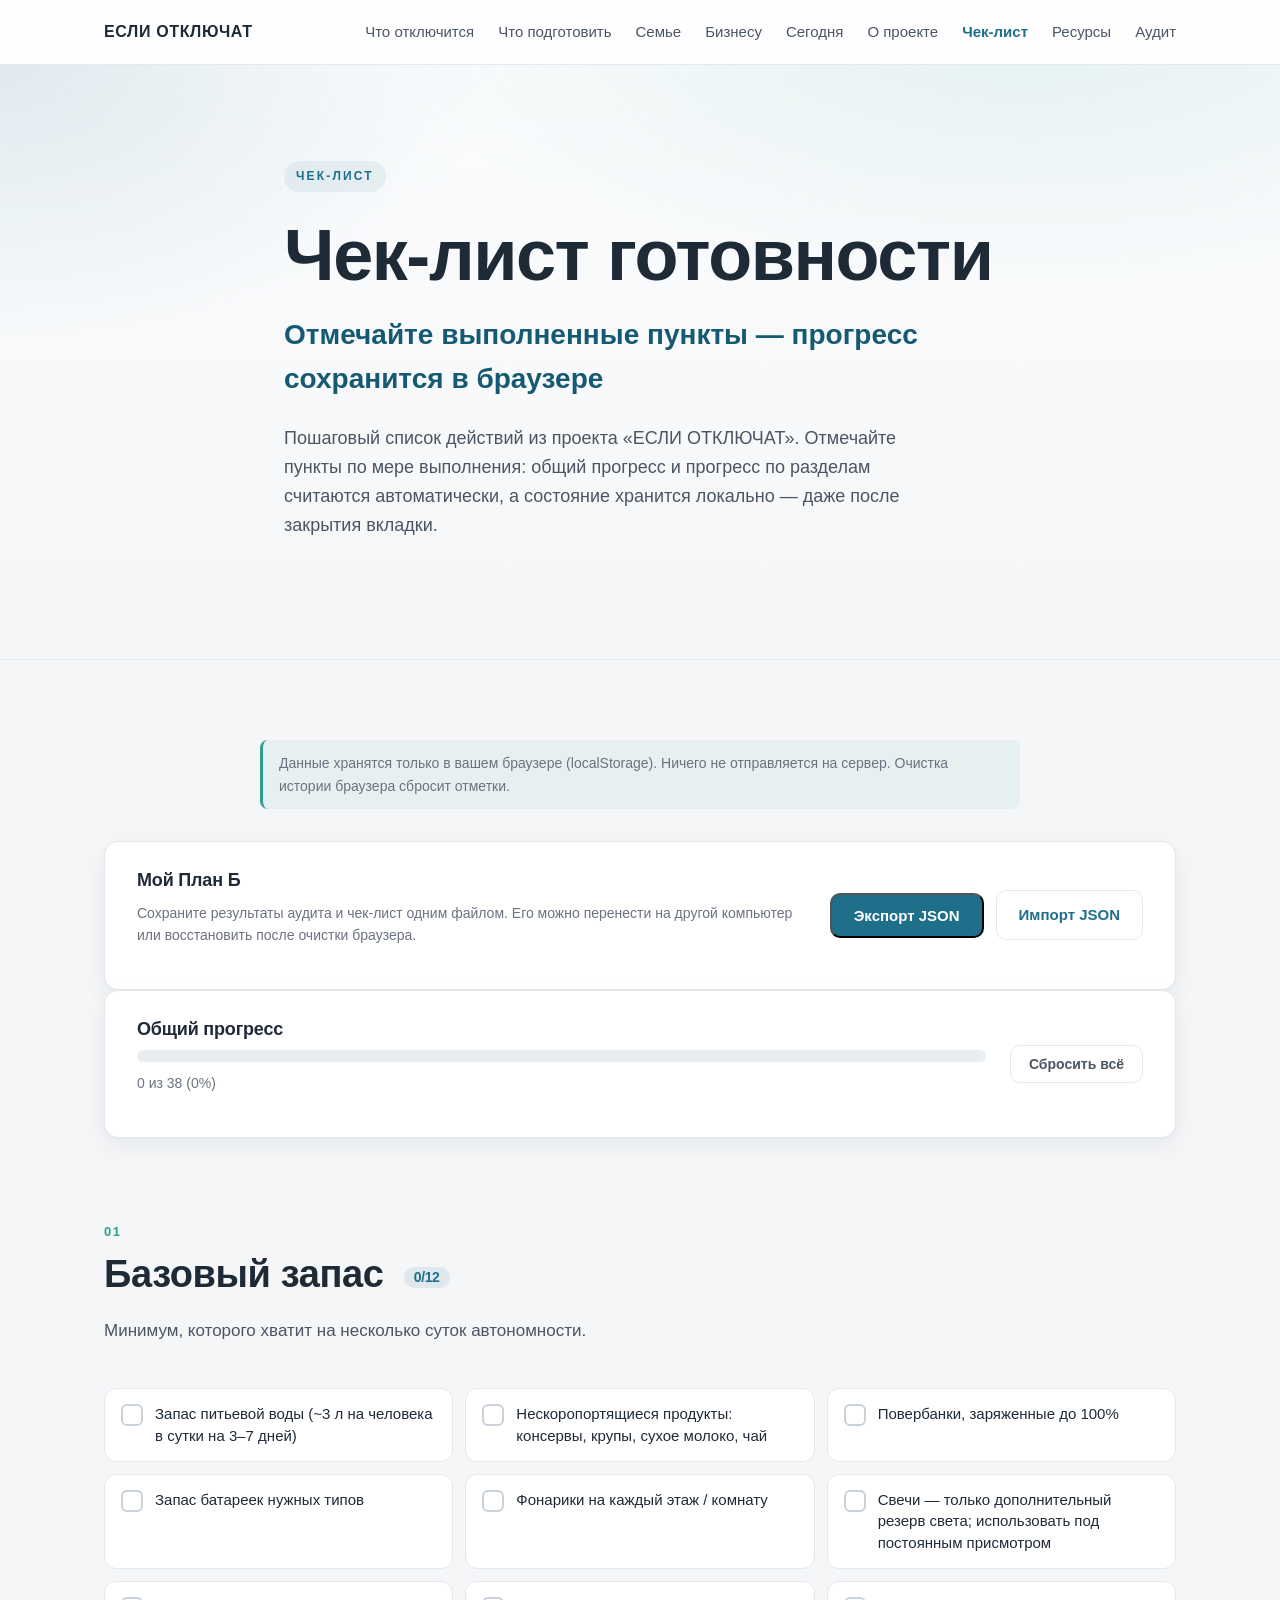
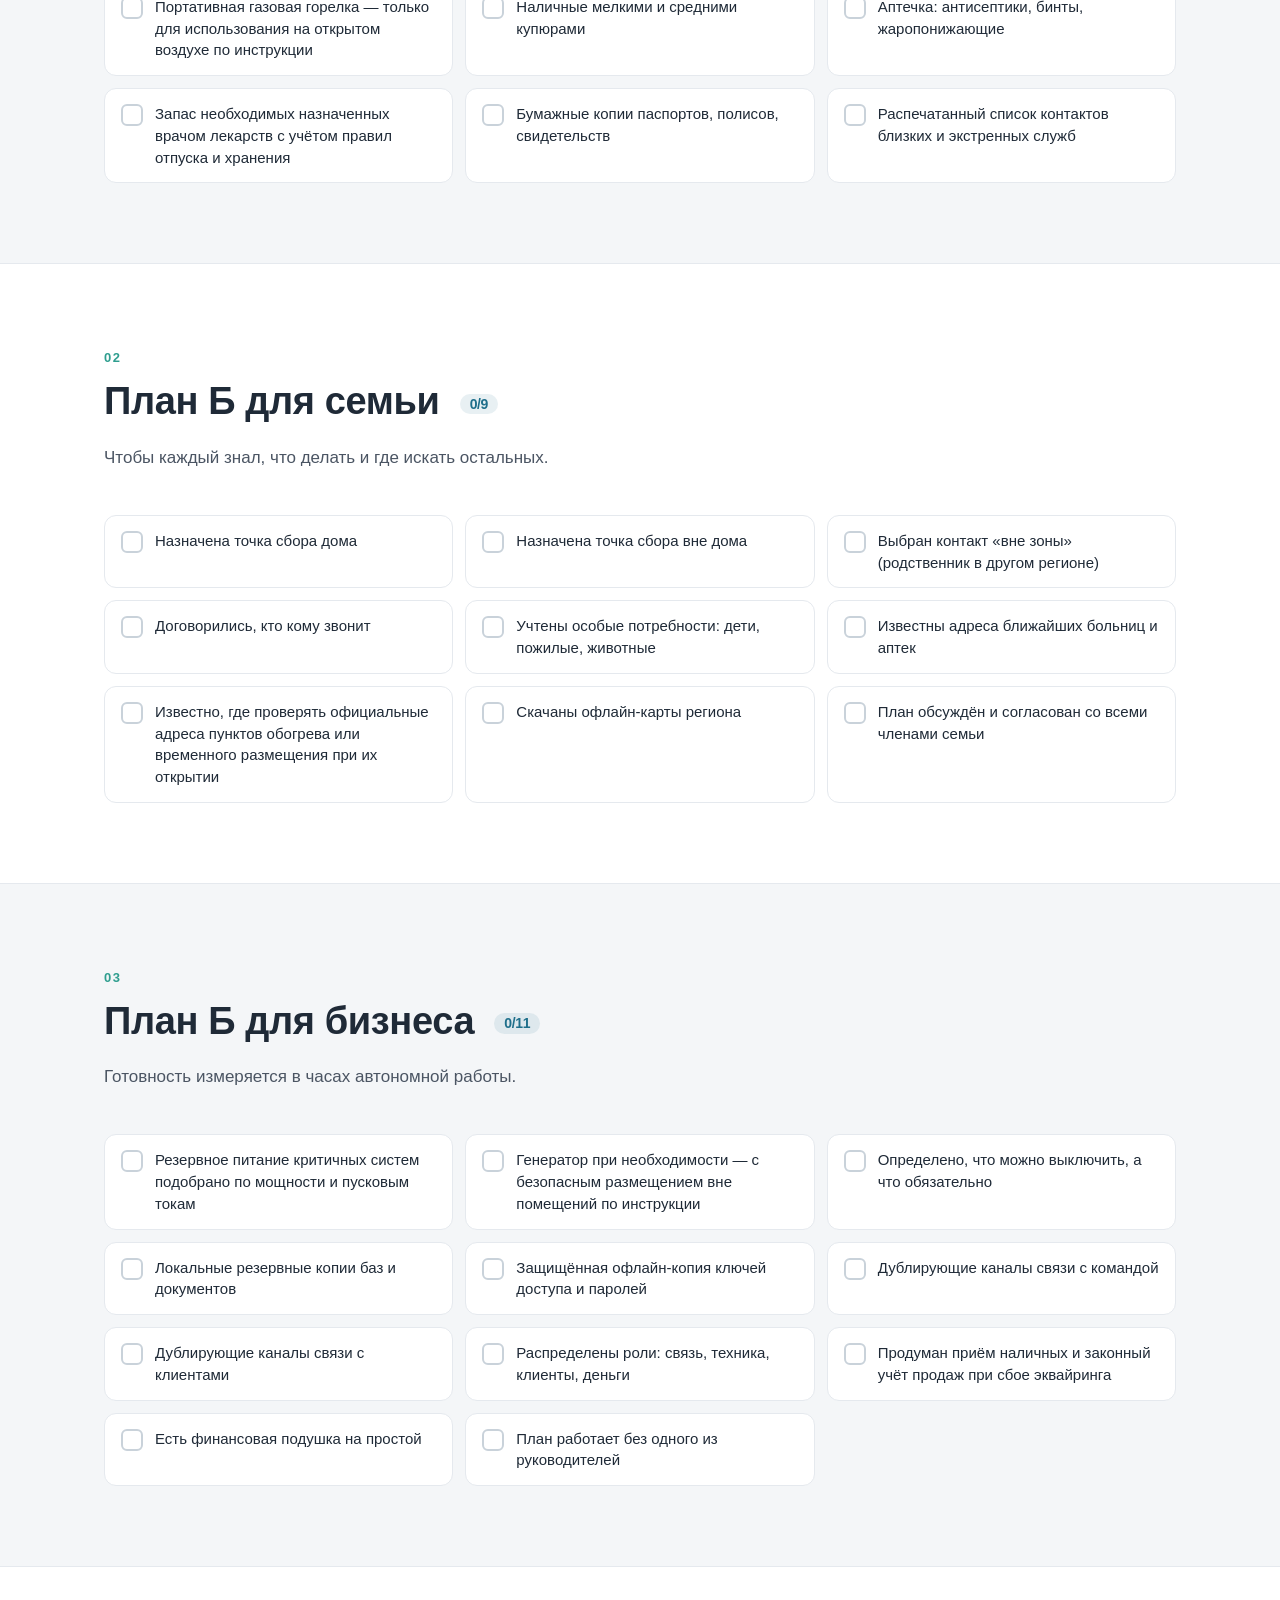
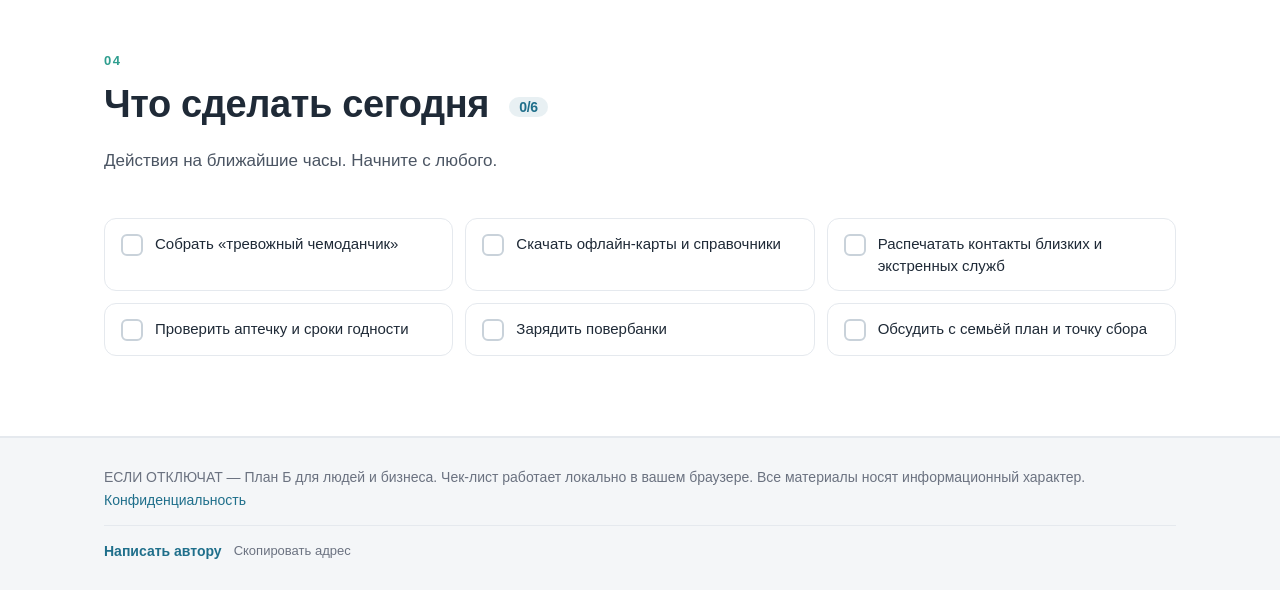
<file: checklist.html>
<!DOCTYPE html>
<html lang="ru">
<head>
  <meta charset="UTF-8">
  <meta name="viewport" content="width=device-width, initial-scale=1.0">
  <meta name="description" content="Интерактивный чек-лист проекта «ЕСЛИ ОТКЛЮЧАТ». Отмечайте готовность — прогресс сохраняется локально в браузере.">
  <title>Чек-лист — ЕСЛИ ОТКЛЮЧАТ</title>
  <link rel="stylesheet" href="styles.css">
  <meta name="theme-color" content="#123c4a">
  <link rel="manifest" href="manifest.webmanifest">
  <link rel="stylesheet" href="app.css">
</head>
<body>

  <header class="site-header">
    <div class="container header-inner">
      <a href="index.html" class="logo">ЕСЛИ&nbsp;ОТКЛЮЧАТ</a>
      <nav class="main-nav">
        <a href="index.html#what">Что отключится</a>
        <a href="index.html#prepare">Что подготовить</a>
        <a href="index.html#family">Семье</a>
        <a href="index.html#business">Бизнесу</a>
        <a href="index.html#today">Сегодня</a>
        <a href="about.html">О проекте</a>
        <a href="checklist.html" class="active">Чек-лист</a>
        <a href="resources.html">Ресурсы</a>
        <a href="audit.html">Аудит</a>
      </nav>
    </div>
  </header>

  <main>

    <!-- Заголовок страницы -->
    <section class="hero hero-sub">
      <div class="container hero-inner">
        <p class="hero-eyebrow">Чек-лист</p>
        <h1 class="hero-title">Чек-лист готовности</h1>
        <p class="hero-subtitle">Отмечайте выполненные пункты — прогресс сохранится в браузере</p>
        <p class="hero-lead">
          Пошаговый список действий из проекта «ЕСЛИ ОТКЛЮЧАТ».
          Отмечайте пункты по мере выполнения: общий прогресс и прогресс по
          разделам считаются автоматически, а состояние хранится локально —
          даже после закрытия вкладки.
        </p>
      </div>
    </section>

    <!-- Прогресс -->
    <section class="section" style="padding-bottom: 0;">
      <div class="container">
        <p class="note">
          Данные хранятся только в вашем браузере (localStorage). Ничего не
          отправляется на сервер. Очистка истории браузера сбросит отметки.
        </p>
        <div class="progress-card">
          <div class="progress-info">
            <h3>Общий прогресс</h3>
            <div class="progress-track">
              <div class="progress-fill" id="globalFill"></div>
            </div>
            <p class="progress-stats" id="globalStats">0 из 0 (0%)</p>
          </div>
          <div class="progress-actions">
            <button type="button" class="btn-reset" id="resetBtn">Сбросить всё</button>
          </div>
        </div>
      </div>
    </section>

    <!-- 01. Базовый запас -->
    <section class="section" id="sec-base">
      <div class="container">
        <header class="section-head">
          <span class="section-tag">01</span>
          <h2>Базовый запас <span class="count" data-count="base">0/0</span></h2>
          <p class="section-intro">Минимум, которого хватит на несколько суток автономности.</p>
        </header>
        <div class="check-grid" data-group="base">
          <label class="check-item"><input type="checkbox" id="base-water"><span class="check-label">Запас питьевой воды (~3 л на человека в сутки на 3–7 дней)</span></label>
          <label class="check-item"><input type="checkbox" id="base-food"><span class="check-label">Нескоропортящиеся продукты: консервы, крупы, сухое молоко, чай</span></label>
          <label class="check-item"><input type="checkbox" id="base-powerbank"><span class="check-label">Повербанки, заряженные до 100%</span></label>
          <label class="check-item"><input type="checkbox" id="base-batteries"><span class="check-label">Запас батареек нужных типов</span></label>
          <label class="check-item"><input type="checkbox" id="base-flashlight"><span class="check-label">Фонарики на каждый этаж / комнату</span></label>
          <label class="check-item"><input type="checkbox" id="base-candles"><span class="check-label">Свечи и спички в непромокаемой упаковке</span></label>
          <label class="check-item"><input type="checkbox" id="base-stove"><span class="check-label">Портативная газовая горелка + баллоны</span></label>
          <label class="check-item"><input type="checkbox" id="base-cash"><span class="check-label">Наличные мелкими и средними купюрами</span></label>
          <label class="check-item"><input type="checkbox" id="base-firstaid"><span class="check-label">Аптечка: антисептики, бинты, жаропонижающие</span></label>
          <label class="check-item"><input type="checkbox" id="base-meds"><span class="check-label">Запас рецептурных лекарств (на 2+ недели)</span></label>
          <label class="check-item"><input type="checkbox" id="base-docs"><span class="check-label">Бумажные копии паспортов, полисов, свидетельств</span></label>
          <label class="check-item"><input type="checkbox" id="base-contacts"><span class="check-label">Распечатанный список контактов близких и экстренных служб</span></label>
        </div>
      </div>
    </section>

    <!-- 02. План Б для семьи -->
    <section class="section section-alt" id="sec-family">
      <div class="container">
        <header class="section-head">
          <span class="section-tag">02</span>
          <h2>План Б для семьи <span class="count" data-count="family">0/0</span></h2>
          <p class="section-intro">Чтобы каждый знал, что делать и где искать остальных.</p>
        </header>
        <div class="check-grid" data-group="family">
          <label class="check-item"><input type="checkbox" id="family-home-point"><span class="check-label">Назначена точка сбора дома</span></label>
          <label class="check-item"><input type="checkbox" id="family-out-point"><span class="check-label">Назначена точка сбора вне дома</span></label>
          <label class="check-item"><input type="checkbox" id="family-relay"><span class="check-label">Выбран контакт «вне зоны» (родственник в другом регионе)</span></label>
          <label class="check-item"><input type="checkbox" id="family-who-calls"><span class="check-label">Договорились, кто кому звонит</span></label>
          <label class="check-item"><input type="checkbox" id="family-special"><span class="check-label">Учтены особые потребности: дети, пожилые, животные</span></label>
          <label class="check-item"><input type="checkbox" id="family-hospital"><span class="check-label">Известны адреса ближайших больниц и аптек</span></label>
          <label class="check-item"><input type="checkbox" id="family-warm"><span class="check-label">Известен ближайший пункт обогрева</span></label>
          <label class="check-item"><input type="checkbox" id="family-maps"><span class="check-label">Скачаны офлайн-карты региона</span></label>
          <label class="check-item"><input type="checkbox" id="family-discuss"><span class="check-label">План обсуждён и согласован со всеми членами семьи</span></label>
        </div>
      </div>
    </section>

    <!-- 03. План Б для бизнеса -->
    <section class="section" id="sec-business">
      <div class="container">
        <header class="section-head">
          <span class="section-tag">03</span>
          <h2>План Б для бизнеса <span class="count" data-count="business">0/0</span></h2>
          <p class="section-intro">Готовность измеряется в часах автономной работы.</p>
        </header>
        <div class="check-grid" data-group="business">
          <label class="check-item"><input type="checkbox" id="business-ups"><span class="check-label">ИБП для критичных систем</span></label>
          <label class="check-item"><input type="checkbox" id="business-gen"><span class="check-label">Генератор для длительных отключений (при необходимости)</span></label>
          <label class="check-item"><input type="checkbox" id="business-critical"><span class="check-label">Определено, что можно выключить, а что обязательно</span></label>
          <label class="check-item"><input type="checkbox" id="business-backup"><span class="check-label">Локальные резервные копии баз и документов</span></label>
          <label class="check-item"><input type="checkbox" id="business-keys"><span class="check-label">Копии ключей доступа хранятся офлайн</span></label>
          <label class="check-item"><input type="checkbox" id="business-team-comms"><span class="check-label">Дублирующие каналы связи с командой</span></label>
          <label class="check-item"><input type="checkbox" id="business-client-comms"><span class="check-label">Дублирующие каналы связи с клиентами</span></label>
          <label class="check-item"><input type="checkbox" id="business-roles"><span class="check-label">Распределены роли: связь, техника, клиенты, деньги</span></label>
          <label class="check-item"><input type="checkbox" id="business-cash"><span class="check-label">Продуман приём наличных и учёт продаж</span></label>
          <label class="check-item"><input type="checkbox" id="business-cushion"><span class="check-label">Есть финансовая подушка на простой</span></label>
          <label class="check-item"><input type="checkbox" id="business-independent"><span class="check-label">План работает без одного из руководителей</span></label>
        </div>
      </div>
    </section>

    <!-- 04. Что сделать сегодня -->
    <section class="section section-alt" id="sec-today">
      <div class="container">
        <header class="section-head">
          <span class="section-tag">04</span>
          <h2>Что сделать сегодня <span class="count" data-count="today">0/0</span></h2>
          <p class="section-intro">Действия на ближайшие часы. Начните с любого.</p>
        </header>
        <div class="check-grid" data-group="today">
          <label class="check-item"><input type="checkbox" id="today-bag"><span class="check-label">Собрать «тревожный чемоданчик»</span></label>
          <label class="check-item"><input type="checkbox" id="today-maps"><span class="check-label">Скачать офлайн-карты и справочники</span></label>
          <label class="check-item"><input type="checkbox" id="today-contacts"><span class="check-label">Распечатать контакты близких и экстренных служб</span></label>
          <label class="check-item"><input type="checkbox" id="today-firstaid"><span class="check-label">Проверить аптечку и сроки годности</span></label>
          <label class="check-item"><input type="checkbox" id="today-charge"><span class="check-label">Зарядить повербанки</span></label>
          <label class="check-item"><input type="checkbox" id="today-talk"><span class="check-label">Обсудить с семьёй план и точку сбора</span></label>
        </div>
      </div>
    </section>

  </main>

  <footer class="site-footer">
    <div class="container">
      <p>ЕСЛИ ОТКЛЮЧАТ — План Б для людей и бизнеса. Чек-лист работает локально
        в вашем браузере. Все материалы носят информационный характер.</p>
    </div>
  </footer>

  <script>
  (function () {
    "use strict";

    var STORAGE_KEY = "esli_otkluchat_checklist_v1";

    var checkboxes   = Array.prototype.slice.call(document.querySelectorAll('.check-item input[type="checkbox"]'));
    var globalFill   = document.getElementById('globalFill');
    var globalStats  = document.getElementById('globalStats');
    var resetBtn     = document.getElementById('resetBtn');
    var countBadges  = Array.prototype.slice.call(document.querySelectorAll('[data-count]'));
    var groups       = Array.prototype.slice.call(document.querySelectorAll('[data-group]'));

    // Поддержка localStorage (на случай file:// с ограничениями)
    function storeAvailable() {
      try { var t = "__eo_test__"; localStorage.setItem(t, "1"); localStorage.removeItem(t); return true; }
      catch (e) { return false; }
    }
    var HAS_STORE = storeAvailable();

    function load() {
      if (!HAS_STORE) return;
      var saved = {};
      try { saved = JSON.parse(localStorage.getItem(STORAGE_KEY)) || {}; }
      catch (e) { saved = {}; }
      checkboxes.forEach(function (cb) {
        if (saved[cb.id]) {
          cb.checked = true;
          cb.closest('.check-item').classList.add('done');
        }
      });
    }

    function save() {
      if (!HAS_STORE) return;
      var state = {};
      checkboxes.forEach(function (cb) { state[cb.id] = cb.checked; });
      try { localStorage.setItem(STORAGE_KEY, JSON.stringify(state)); }
      catch (e) { /* квота переполнена — игнорируем */ }
    }

    function update() {
      // Общий прогресс
      var total = checkboxes.length;
      var done = 0;
      checkboxes.forEach(function (cb) { if (cb.checked) done++; });
      var pct = total ? Math.round(done / total * 100) : 0;
      if (globalFill) globalFill.style.width = pct + '%';
      if (globalStats) globalStats.textContent = done + ' из ' + total + ' (' + pct + '%)';

      // Прогресс по разделам
      groups.forEach(function (grid) {
        var groupName = grid.getAttribute('data-group');
        var items = Array.prototype.slice.call(grid.querySelectorAll('input[type="checkbox"]'));
        var d = 0;
        items.forEach(function (cb) { if (cb.checked) d++; });
        var badge = document.querySelector('[data-count="' + groupName + '"]');
        if (badge) badge.textContent = d + '/' + items.length;
      });
    }

    // Обработка кликов
    checkboxes.forEach(function (cb) {
      cb.addEventListener('change', function () {
        cb.closest('.check-item').classList.toggle('done', cb.checked);
        save();
        update();
      });
    });

    // Сброс
    if (resetBtn) {
      resetBtn.addEventListener('click', function () {
        if (!confirm('Сбросить все отметки чек-листа? Это действие нельзя отменить.')) return;
        checkboxes.forEach(function (cb) {
          cb.checked = false;
          cb.closest('.check-item').classList.remove('done');
        });
        save();
        update();
      });
    }

    load();
    update();
  })();
  </script>

  <script src="app.js" defer></script>
  <script src="plan-tools.js" defer></script>

</body>
</html>
</file>
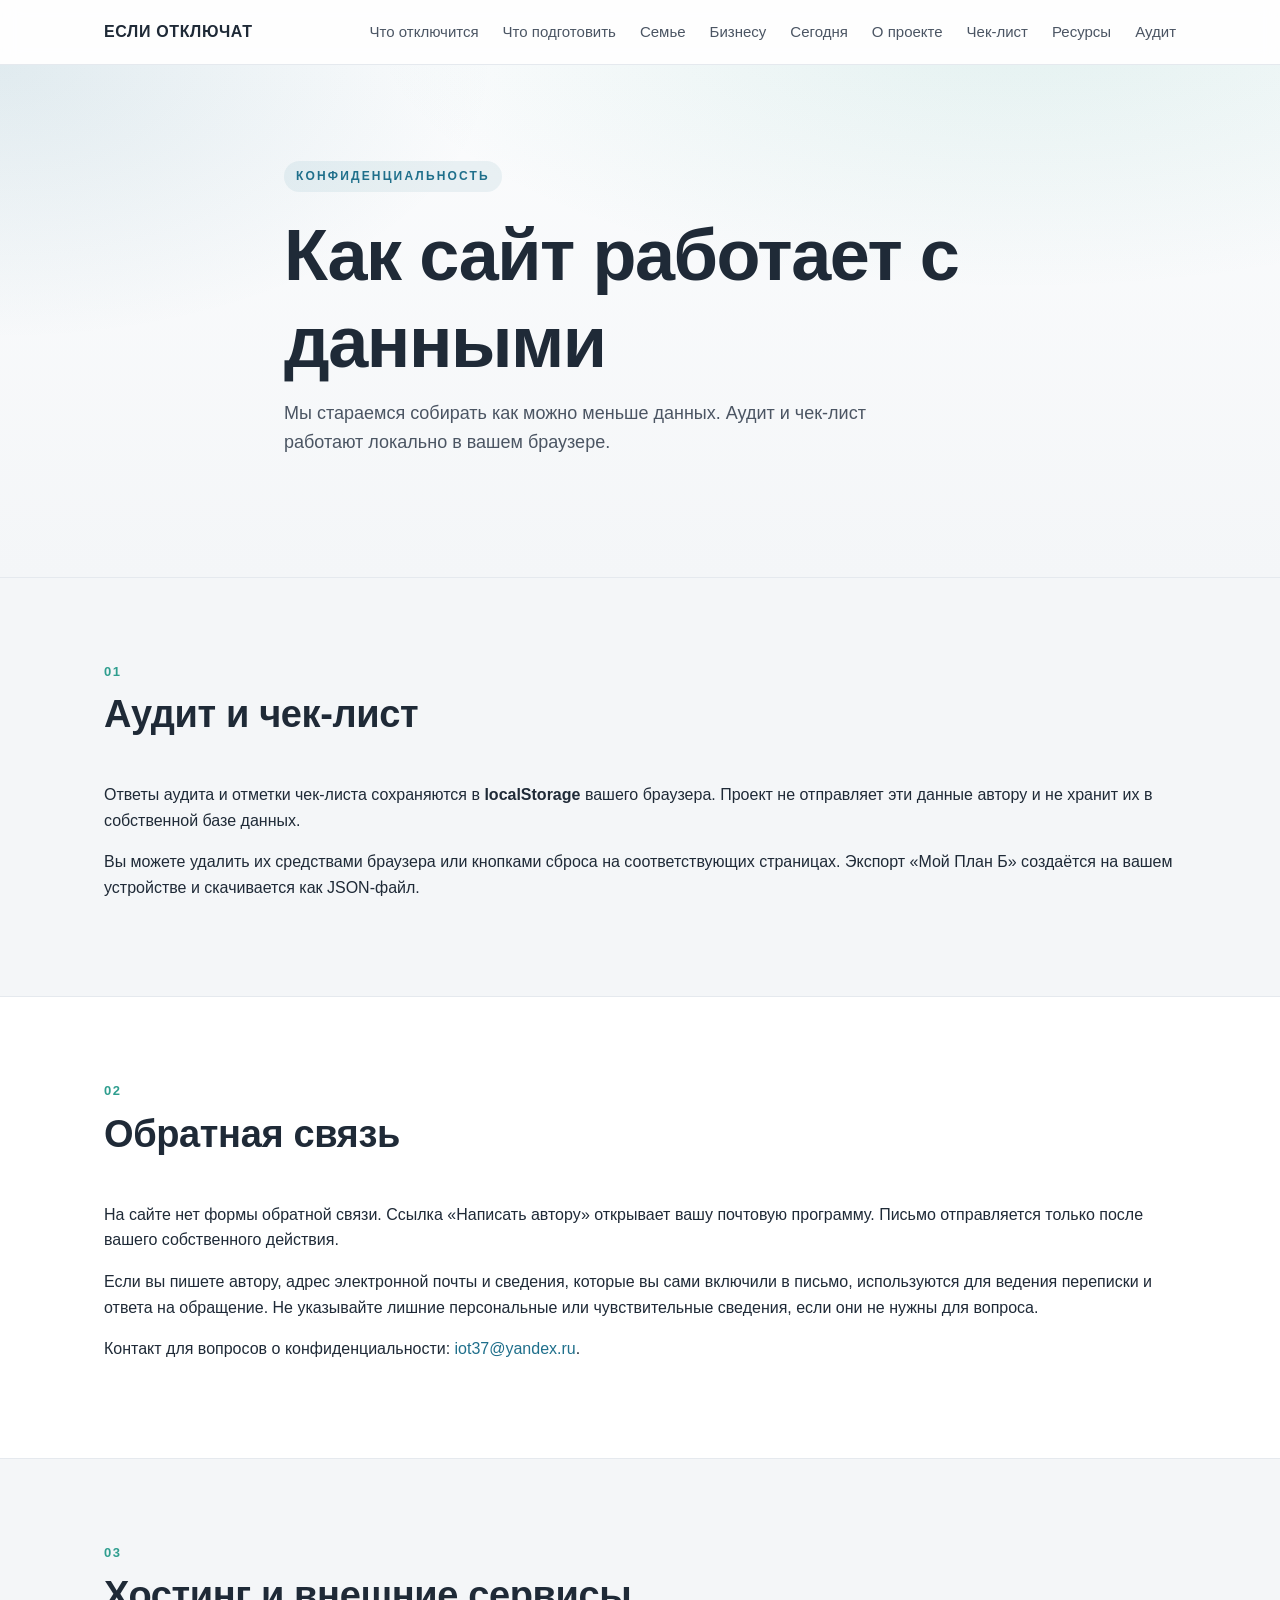
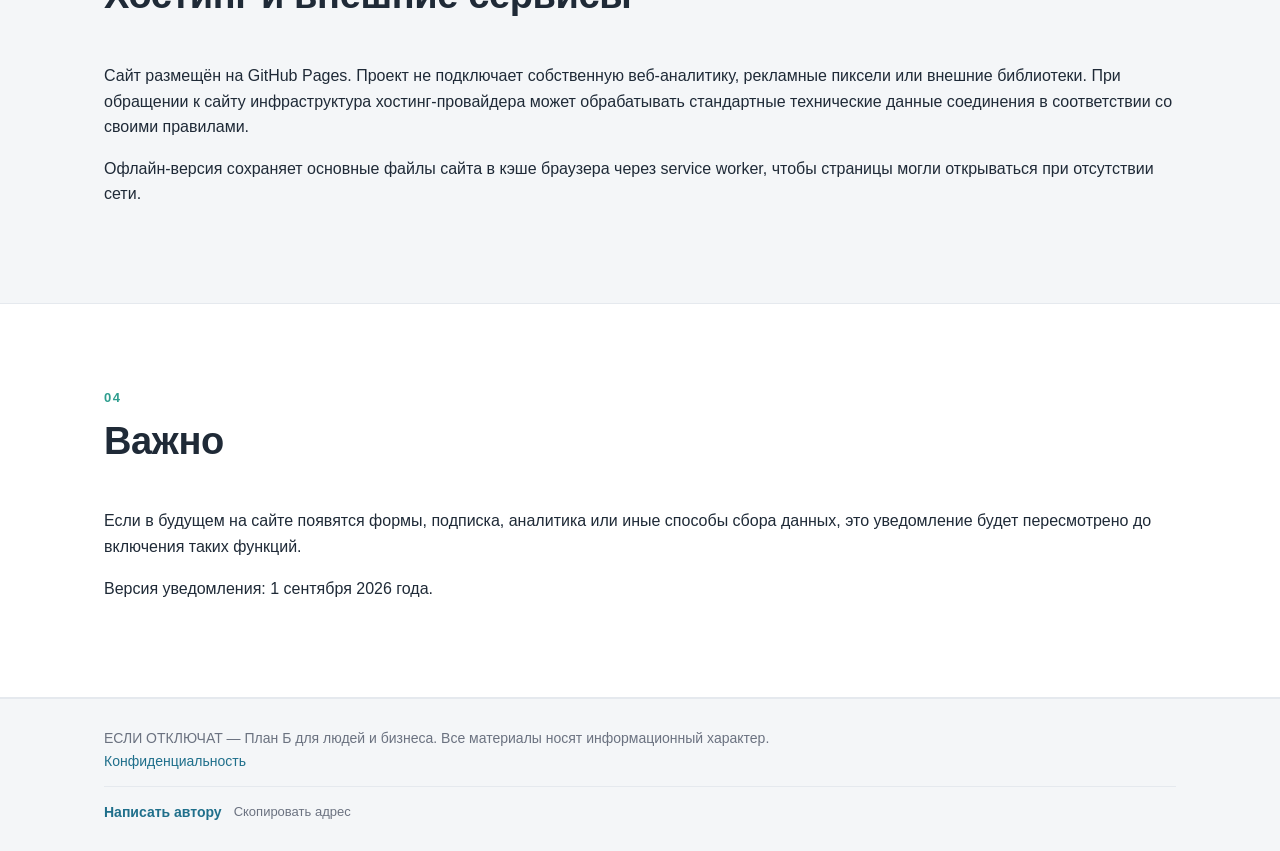
<file: privacy.html>
<!DOCTYPE html>
<html lang="ru">
<head>
  <meta charset="UTF-8">
  <meta name="viewport" content="width=device-width, initial-scale=1.0">
  <meta name="description" content="Конфиденциальность проекта «ЕСЛИ ОТКЛЮЧАТ»: какие данные остаются в браузере и что происходит при обращении по электронной почте.">
  <title>Конфиденциальность — ЕСЛИ ОТКЛЮЧАТ</title>
  <link rel="stylesheet" href="styles.css">
  <meta name="theme-color" content="#123c4a">
  <link rel="manifest" href="manifest.webmanifest">
  <link rel="stylesheet" href="app.css">
</head>
<body>
  <header class="site-header">
    <div class="container header-inner">
      <a href="index.html" class="logo">ЕСЛИ&nbsp;ОТКЛЮЧАТ</a>
      <nav class="main-nav">
        <a href="index.html#what">Что отключится</a>
        <a href="index.html#prepare">Что подготовить</a>
        <a href="index.html#family">Семье</a>
        <a href="index.html#business">Бизнесу</a>
        <a href="index.html#today">Сегодня</a>
        <a href="about.html">О проекте</a>
        <a href="checklist.html">Чек-лист</a>
        <a href="resources.html">Ресурсы</a>
        <a href="audit.html">Аудит</a>
      </nav>
    </div>
  </header>

  <main>
    <section class="hero hero-sub">
      <div class="container hero-inner">
        <p class="hero-eyebrow">Конфиденциальность</p>
        <h1 class="hero-title">Как сайт работает с данными</h1>
        <p class="hero-lead">Мы стараемся собирать как можно меньше данных. Аудит и чек-лист работают локально в вашем браузере.</p>
      </div>
    </section>

    <section class="section">
      <div class="container">
        <header class="section-head"><span class="section-tag">01</span><h2>Аудит и чек-лист</h2></header>
        <p>Ответы аудита и отметки чек-листа сохраняются в <strong>localStorage</strong> вашего браузера. Проект не отправляет эти данные автору и не хранит их в собственной базе данных.</p>
        <p>Вы можете удалить их средствами браузера или кнопками сброса на соответствующих страницах. Экспорт «Мой План Б» создаётся на вашем устройстве и скачивается как JSON-файл.</p>
      </div>
    </section>

    <section class="section section-alt">
      <div class="container">
        <header class="section-head"><span class="section-tag">02</span><h2>Обратная связь</h2></header>
        <p>На сайте нет формы обратной связи. Ссылка «Написать автору» открывает вашу почтовую программу. Письмо отправляется только после вашего собственного действия.</p>
        <p>Если вы пишете автору, адрес электронной почты и сведения, которые вы сами включили в письмо, используются для ведения переписки и ответа на обращение. Не указывайте лишние персональные или чувствительные сведения, если они не нужны для вопроса.</p>
        <p>Контакт для вопросов о конфиденциальности: <a href="mailto:iot37@yandex.ru">iot37@yandex.ru</a>.</p>
      </div>
    </section>

    <section class="section">
      <div class="container">
        <header class="section-head"><span class="section-tag">03</span><h2>Хостинг и внешние сервисы</h2></header>
        <p>Сайт размещён на GitHub Pages. Проект не подключает собственную веб-аналитику, рекламные пиксели или внешние библиотеки. При обращении к сайту инфраструктура хостинг-провайдера может обрабатывать стандартные технические данные соединения в соответствии со своими правилами.</p>
        <p>Офлайн-версия сохраняет основные файлы сайта в кэше браузера через service worker, чтобы страницы могли открываться при отсутствии сети.</p>
      </div>
    </section>

    <section class="section section-alt">
      <div class="container">
        <header class="section-head"><span class="section-tag">04</span><h2>Важно</h2></header>
        <p>Если в будущем на сайте появятся формы, подписка, аналитика или иные способы сбора данных, это уведомление будет пересмотрено до включения таких функций.</p>
        <p>Версия уведомления: 1 сентября 2026 года.</p>
      </div>
    </section>
  </main>

  <footer class="site-footer"><div class="container"><p>ЕСЛИ ОТКЛЮЧАТ — План Б для людей и бизнеса. Все материалы носят информационный характер.</p></div></footer>
  <script src="app.js" defer></script>
  <script src="plan-tools.js" defer></script>
</body>
</html>
</file>
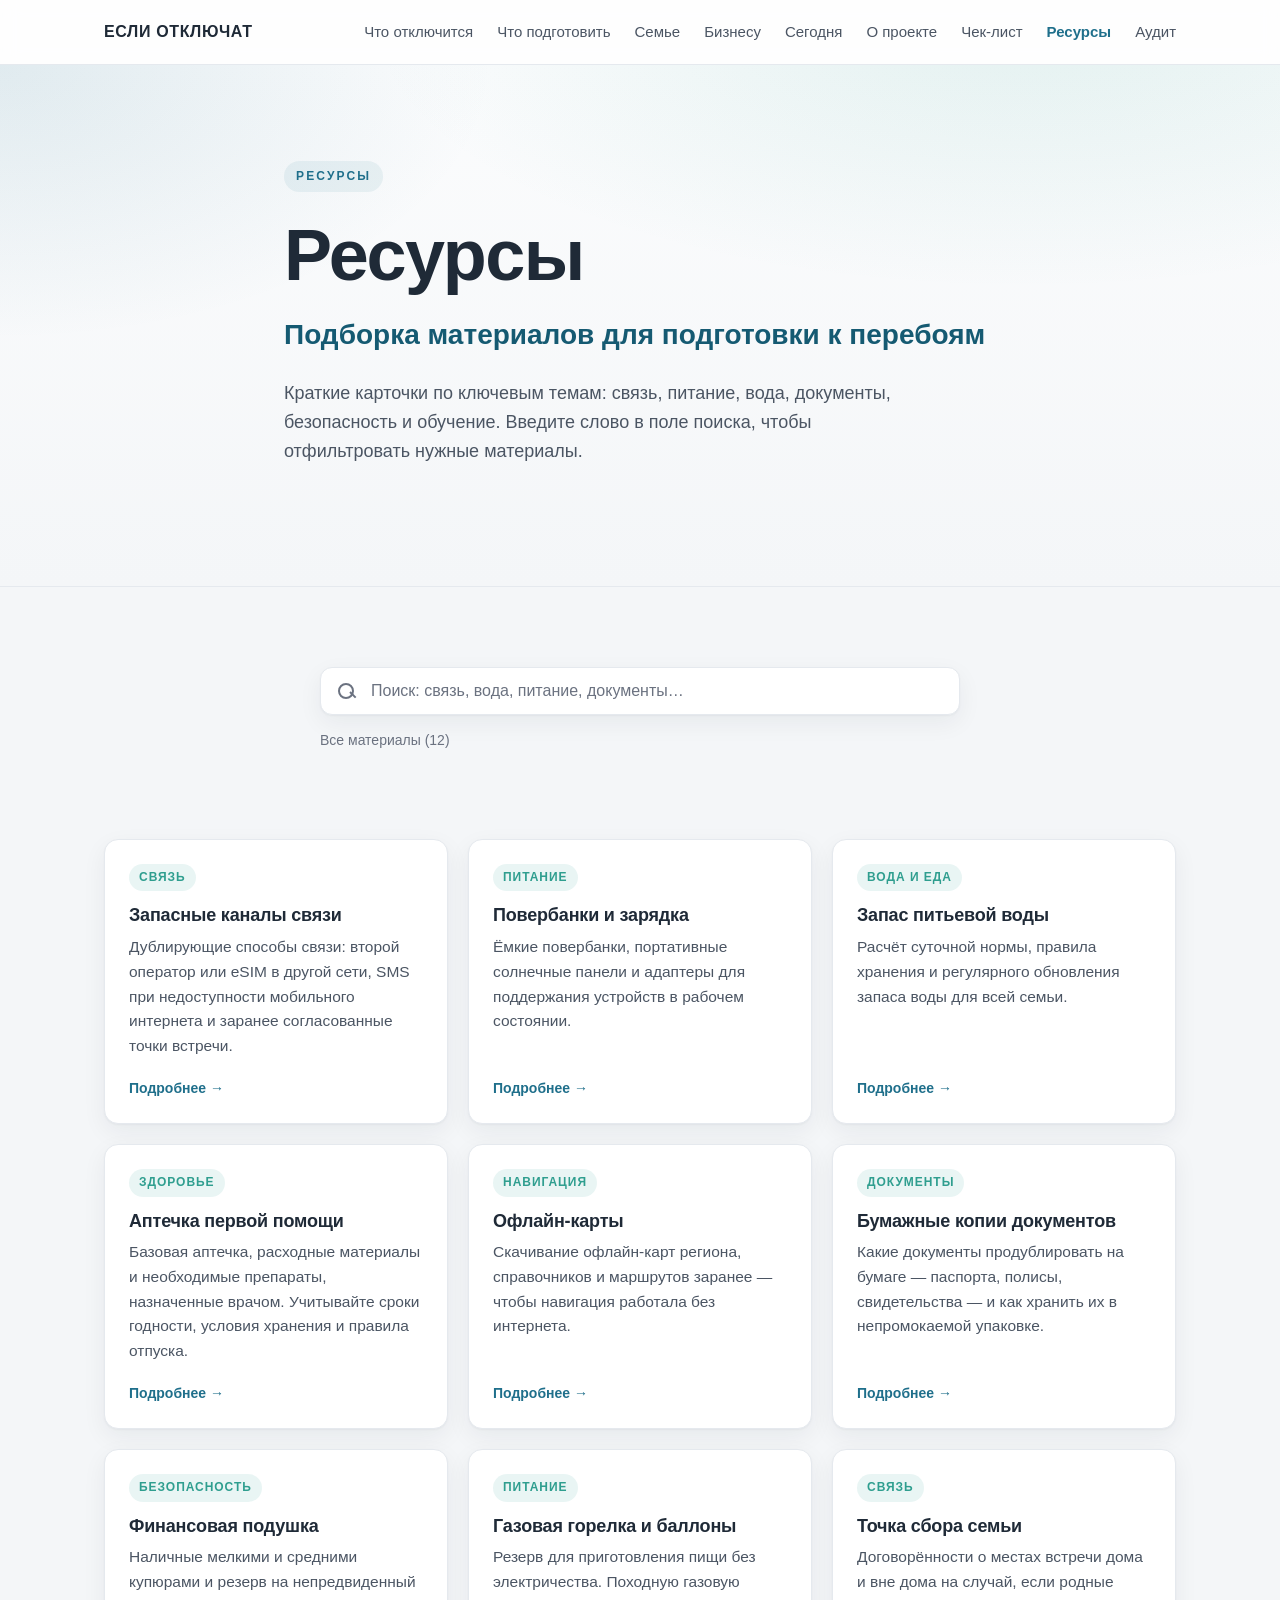
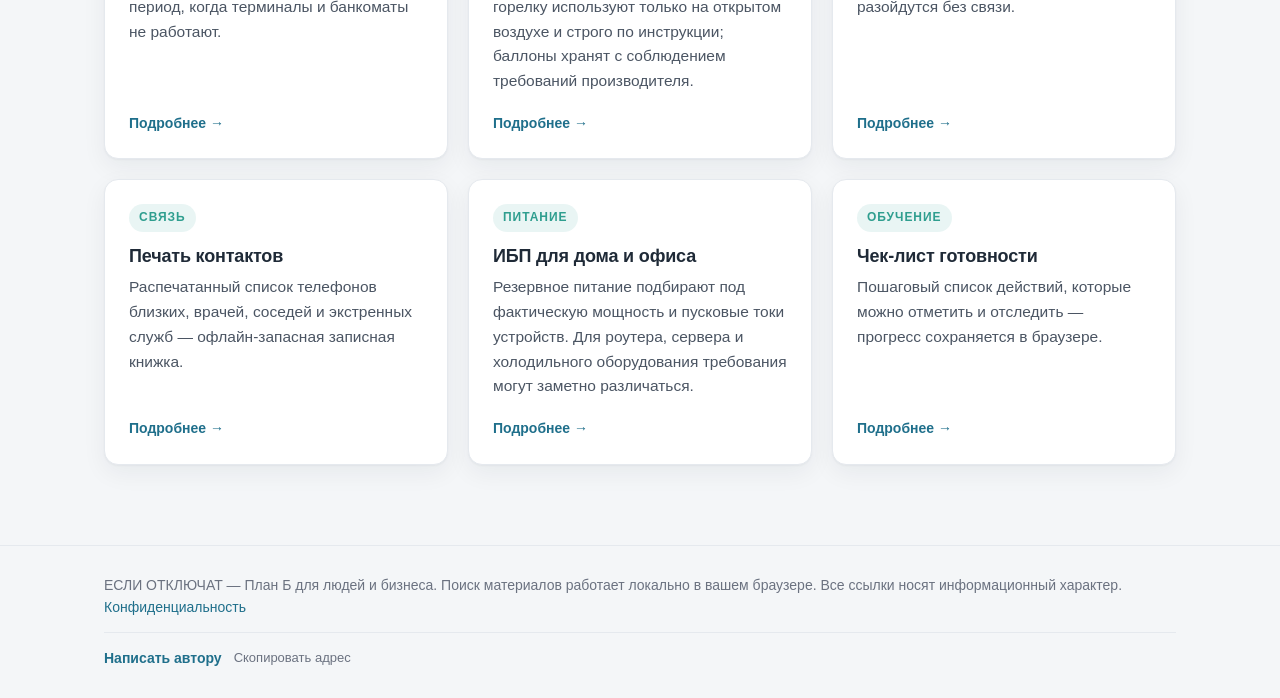
<file: resources.html>
<!DOCTYPE html>
<html lang="ru">
<head>
  <meta charset="UTF-8">
  <meta name="viewport" content="width=device-width, initial-scale=1.0">
  <meta name="description" content="Полезные материалы и ресурсы проекта «ЕСЛИ ОТКЛЮЧАТ»: связь, питание, вода, документы, безопасность. Поиск и фильтрация по карточкам.">
  <title>Ресурсы — ЕСЛИ ОТКЛЮЧАТ</title>
  <link rel="stylesheet" href="styles.css">
  <meta name="theme-color" content="#123c4a">
  <link rel="manifest" href="manifest.webmanifest">
  <link rel="stylesheet" href="app.css">
  <style>
    /* Стили, специфичные для страницы «Ресурсы». Локальные, без внешних ресурсов. */
    .search-wrap {
      max-width: 640px;
      margin: 0 auto 8px;
    }
    .search-field {
      position: relative;
      display: flex;
      align-items: center;
    }
    .search-field::before {
      content: "";
      position: absolute;
      left: 18px;
      width: 16px;
      height: 16px;
      border: 2px solid var(--text-mute);
      border-radius: 50%;
      pointer-events: none;
    }
    .search-field::after {
      content: "";
      position: absolute;
      left: 30px;
      top: 50%;
      width: 8px;
      height: 2px;
      background: var(--text-mute);
      transform: rotate(45deg);
      transform-origin: left center;
      pointer-events: none;
    }
    .search-input {
      width: 100%;
      padding: 14px 18px 14px 50px;
      font-size: 16px;
      font-family: inherit;
      color: var(--text);
      background: var(--surface);
      border: 1px solid var(--border);
      border-radius: 12px;
      box-shadow: var(--shadow);
      transition: border-color .15s ease, box-shadow .15s ease;
    }
    .search-input::placeholder { color: var(--text-mute); }
    .search-input:focus {
      outline: none;
      border-color: var(--primary);
      box-shadow: 0 0 0 4px rgba(31, 111, 139, .12);
    }
    .search-meta {
      display: flex;
      justify-content: space-between;
      align-items: center;
      gap: 12px;
      flex-wrap: wrap;
      margin: 14px auto 0;
      max-width: 640px;
      font-size: 14px;
      color: var(--text-mute);
    }
    .search-meta button {
      background: transparent;
      border: none;
      color: var(--primary);
      font-size: 14px;
      font-weight: 600;
      font-family: inherit;
      cursor: pointer;
      padding: 4px 8px;
      border-radius: 6px;
      transition: background .15s ease;
    }
    .search-meta button:hover { background: rgba(31, 111, 139, .08); }

    /* Карточка ресурса */
    .card.resource { display: flex; flex-direction: column; }
    .resource-tag {
      display: inline-block;
      font-size: 12px;
      font-weight: 700;
      letter-spacing: .08em;
      text-transform: uppercase;
      color: var(--accent);
      background: rgba(47, 158, 143, .1);
      padding: 4px 10px;
      border-radius: 999px;
      margin-bottom: 14px;
      align-self: flex-start;
    }
    .card.resource h3 { margin-bottom: 8px; }
    .card.resource h3 a { color: inherit; }
    .card.resource h3 a:hover { color: var(--primary); }
    .card.resource .card-desc {
      flex: 1;
      color: var(--text-soft);
      font-size: 15.5px;
      margin: 0 0 18px;
    }
    .card.resource .card-link {
      font-size: 14px;
      font-weight: 600;
      color: var(--primary);
    }
    .card.resource .card-link:hover { color: var(--primary-dark); }

    /* Пустое состояние */
    .empty-state {
      display: none;
      text-align: center;
      padding: 48px 24px;
      color: var(--text-mute);
    }
    .empty-state.is-visible { display: block; }
    .empty-state p { margin: 0; font-size: 16px; }

    /* Скрытие карточек при фильтрации */
    .card.resource.is-hidden { display: none; }
  </style>
</head>
<body>

  <header class="site-header">
    <div class="container header-inner">
      <a href="index.html" class="logo">ЕСЛИ&nbsp;ОТКЛЮЧАТ</a>
      <nav class="main-nav">
        <a href="index.html#what">Что отключится</a>
        <a href="index.html#prepare">Что подготовить</a>
        <a href="index.html#family">Семье</a>
        <a href="index.html#business">Бизнесу</a>
        <a href="index.html#today">Сегодня</a>
        <a href="about.html">О проекте</a>
        <a href="checklist.html">Чек-лист</a>
        <a href="resources.html" class="active">Ресурсы</a>
        <a href="audit.html">Аудит</a>
      </nav>
    </div>
  </header>

  <main>

    <!-- Заголовок страницы -->
    <section class="hero hero-sub">
      <div class="container hero-inner">
        <p class="hero-eyebrow">Ресурсы</p>
        <h1 class="hero-title">Ресурсы</h1>
        <p class="hero-subtitle">Подборка материалов для подготовки к перебоям</p>
        <p class="hero-lead">
          Краткие карточки по ключевым темам: связь, питание, вода, документы,
          безопасность и обучение. Введите слово в поле поиска, чтобы отфильтровать
          нужные материалы.
        </p>
      </div>
    </section>

    <!-- Поиск -->
    <section class="section" style="padding-bottom: 0;">
      <div class="container">
        <div class="search-wrap">
          <div class="search-field">
            <input type="search" id="searchInput" class="search-input"
                   placeholder="Поиск: связь, вода, питание, документы…"
                   autocomplete="off" aria-label="Поиск материалов">
          </div>
          <div class="search-meta">
            <span id="resultCount">Все материалы</span>
            <button type="button" id="clearBtn" hidden>Очистить</button>
          </div>
        </div>
      </div>
    </section>

    <!-- Карточки материалов -->
    <section class="section">
      <div class="container">
        <div class="grid cards" id="resourcesGrid">

          <article class="card resource" data-keywords="связь мессенджер рация смс оператор дублирование канал">
            <span class="resource-tag">Связь</span>
            <h3><a href="#">Запасные каналы связи</a></h3>
            <p class="card-desc">Дублирующие способы связи с близкими: второй мобильный оператор,
              SMS-сообщения, рации и голосовые мессенджеры.</p>
            <a href="#" class="card-link">Подробнее →</a>
          </article>

          <article class="card resource" data-keywords="питание зарядка повербанк батарея солнечная панель">
            <span class="resource-tag">Питание</span>
            <h3><a href="#">Повербанки и зарядка</a></h3>
            <p class="card-desc">Ёмкие повербанки, портативные солнечные панели и адаптеры
              для поддержания устройств в рабочем состоянии.</p>
            <a href="#" class="card-link">Подробнее →</a>
          </article>

          <article class="card resource" data-keywords="вода еда питьё запас хранение">
            <span class="resource-tag">Вода и еда</span>
            <h3><a href="#">Запас питьевой воды</a></h3>
            <p class="card-desc">Расчёт суточной нормы, правила хранения и регулярного
              обновления запаса воды для всей семьи.</p>
            <a href="#" class="card-link">Подробнее →</a>
          </article>

          <article class="card resource" data-keywords="здоровье аптечка лекарства медикаменты первая помощь">
            <span class="resource-tag">Здоровье</span>
            <h3><a href="#">Аптечка первой помощи</a></h3>
            <p class="card-desc">Базовый набор препаратов и расходников для автономной аптечки:
              антисептики, бинты, жаропонижающие, рецептурные лекарства.</p>
            <a href="#" class="card-link">Подробнее →</a>
          </article>

          <article class="card resource" data-keywords="навигация карты офлайн справочник gps">
            <span class="resource-tag">Навигация</span>
            <h3><a href="#">Офлайн-карты</a></h3>
            <p class="card-desc">Скачивание офлайн-карт региона, справочников и маршрутов
              заранее — чтобы навигация работала без интернета.</p>
            <a href="#" class="card-link">Подробнее →</a>
          </article>

          <article class="card resource" data-keywords="документы паспорт полис копии бумага">
            <span class="resource-tag">Документы</span>
            <h3><a href="#">Бумажные копии документов</a></h3>
            <p class="card-desc">Какие документы продублировать на бумаге — паспорта, полисы,
              свидетельства — и как хранить их в непромокаемой упаковке.</p>
            <a href="#" class="card-link">Подробнее →</a>
          </article>

          <article class="card resource" data-keywords="деньги наличные финансы подушка купюры">
            <span class="resource-tag">Безопасность</span>
            <h3><a href="#">Финансовая подушка</a></h3>
            <p class="card-desc">Наличные мелкими и средними купюрами и резерв на непредвиденный
              период, когда терминалы и банкоматы не работают.</p>
            <a href="#" class="card-link">Подробнее →</a>
          </article>

          <article class="card resource" data-keywords="питание еда горелка газ плита кипячение">
            <span class="resource-tag">Питание</span>
            <h3><a href="#">Газовая горелка и баллоны</a></h3>
            <p class="card-desc">Приготовление еды и кипячение воды без электричества:
              выбор горелки, запас баллонов и техника безопасности.</p>
            <a href="#" class="card-link">Подробнее →</a>
          </article>

          <article class="card resource" data-keywords="связь семья встреча точка сбор план">
            <span class="resource-tag">Связь</span>
            <h3><a href="#">Точка сбора семьи</a></h3>
            <p class="card-desc">Договорённости о местах встречи дома и вне дома на случай,
              если родные разойдутся без связи.</p>
            <a href="#" class="card-link">Подробнее →</a>
          </article>

          <article class="card resource" data-keywords="связь контакты телефоны печать экстренные службы врачи">
            <span class="resource-tag">Связь</span>
            <h3><a href="#">Печать контактов</a></h3>
            <p class="card-desc">Распечатанный список телефонов близких, врачей, соседей
              и экстренных служб — офлайн-запасная записная книжка.</p>
            <a href="#" class="card-link">Подробнее →</a>
          </article>

          <article class="card resource" data-keywords="питание ибп бесперебойник генератор электричество офис дом">
            <span class="resource-tag">Питание</span>
            <h3><a href="#">ИБП для дома и офиса</a></h3>
            <p class="card-desc">Выбор источника бесперебойного питания под критичные
              устройства: роутер, холодильник, сервер, освещение.</p>
            <a href="#" class="card-link">Подробнее →</a>
          </article>

          <article class="card resource" data-keywords="обучение чек-лист план подготовка шаги">
            <span class="resource-tag">Обучение</span>
            <h3><a href="#">Чек-лист готовности</a></h3>
            <p class="card-desc">Пошаговый список действий, которые можно отметить
              и отследить — прогресс сохраняется в браузере.</p>
            <a href="#" class="card-link">Подробнее →</a>
          </article>

        </div>

        <!-- Пустое состояние -->
        <div class="empty-state" id="emptyState" role="status" aria-live="polite">
          <p>По запросу ничего не найдено. Попробуйте другое слово.</p>
        </div>
      </div>
    </section>

  </main>

  <footer class="site-footer">
    <div class="container">
      <p>ЕСЛИ ОТКЛЮЧАТ — План Б для людей и бизнеса. Поиск материалов работает
        локально в вашем браузере. Все ссылки носят информационный характер.</p>
    </div>
  </footer>

  <script>
  (function () {
    "use strict";

    var input       = document.getElementById('searchInput');
    var clearBtn    = document.getElementById('clearBtn');
    var resultCount = document.getElementById('resultCount');
    var emptyState  = document.getElementById('emptyState');
    var cards       = Array.prototype.slice.call(document.querySelectorAll('.card.resource'));

    var total = cards.length;

    function normalize(str) {
      return (str || '')
        .toLowerCase()
        .replace(/ё/g, 'е')
        .trim();
    }

    // Текст для поиска по каждой карточке: заголовок + описание + категория + ключевые слова
    cards.forEach(function (card) {
      var title = card.querySelector('h3') ? card.querySelector('h3').textContent : '';
      var desc  = card.querySelector('.card-desc') ? card.querySelector('.card-desc').textContent : '';
      var tag   = card.querySelector('.resource-tag') ? card.querySelector('.resource-tag').textContent : '';
      var kw    = card.getAttribute('data-keywords') || '';
      card.setAttribute('data-searchtext', normalize(title + ' ' + desc + ' ' + tag + ' ' + kw));
    });

    function filter() {
      var raw = input.value;
      var query = normalize(raw);
      var visible = 0;

      cards.forEach(function (card) {
        var haystack = card.getAttribute('data-searchtext');
        var match = !query || haystack.indexOf(query) !== -1;
        if (match) {
          card.classList.remove('is-hidden');
          visible++;
        } else {
          card.classList.add('is-hidden');
        }
      });

      // Состояние счётчика
      if (!query) {
        resultCount.textContent = 'Все материалы (' + total + ')';
      } else {
        resultCount.textContent = visible === 0
          ? 'Ничего не найдено'
          : 'Найдено: ' + visible + ' из ' + total;
      }

      // Кнопка очистки
      clearBtn.hidden = !raw;

      // Пустое состояние
      if (visible === 0) {
        emptyState.classList.add('is-visible');
      } else {
        emptyState.classList.remove('is-visible');
      }
    }

    input.addEventListener('input', filter);

    clearBtn.addEventListener('click', function () {
      input.value = '';
      filter();
      input.focus();
    });

    // Очистка поиска по Esc
    input.addEventListener('keydown', function (e) {
      if (e.key === 'Escape' && input.value) {
        input.value = '';
        filter();
      }
    });

    filter();
  })();
  </script>

  <script src="app.js" defer></script>
  <script src="plan-tools.js" defer></script>

</body>
</html>
</file>
<file: styles.css>
/* =========================================================
   ЕСЛИ ОТКЛЮЧАТ — styles.css
   Полностью локальные стили. Без внешних шрифтов и ресурсов.
   ========================================================= */

/* ---------- Переменные темы ---------- */
:root {
  --bg:           #f4f6f8;
  --bg-alt:       #ffffff;
  --surface:      #ffffff;
  --text:         #1f2a37;
  --text-soft:    #4b5563;
  --text-mute:    #6b7280;
  --border:       #e5e9ee;
  --primary:      #1f6f8b;   /* спокойный сине-зелёный */
  --primary-dark: #155a72;
  --accent:       #2f9e8f;
  --shadow:       0 1px 2px rgba(16, 32, 48, .04),
                  0 8px 24px rgba(16, 32, 48, .06);
  --radius:       14px;
  --maxw:         1120px;
}

/* ---------- Сброс ---------- */
*,
*::before,
*::after { box-sizing: border-box; }

html { scroll-behavior: smooth; }

body {
  margin: 0;
  font-family: -apple-system, BlinkMacSystemFont, "Segoe UI", Roboto,
               "Helvetica Neue", Arial, "Noto Sans", sans-serif;
  color: var(--text);
  background: var(--bg);
  line-height: 1.6;
  -webkit-font-smoothing: antialiased;
  text-rendering: optimizeLegibility;
}

h1, h2, h3 {
  line-height: 1.2;
  margin: 0 0 .5em;
  font-weight: 700;
  letter-spacing: -0.01em;
}

p { margin: 0 0 1em; }

a { color: var(--primary); text-decoration: none; }
a:hover { color: var(--primary-dark); }

/* ---------- Контейнер ---------- */
.container {
  width: 100%;
  max-width: var(--maxw);
  margin: 0 auto;
  padding: 0 24px;
}

/* ---------- Шапка ---------- */
.site-header {
  position: sticky;
  top: 0;
  z-index: 50;
  background: rgba(255, 255, 255, .85);
  backdrop-filter: saturate(160%) blur(10px);
  border-bottom: 1px solid var(--border);
}
.header-inner {
  display: flex;
  align-items: center;
  justify-content: space-between;
  height: 64px;
}
.logo {
  font-weight: 800;
  letter-spacing: .04em;
  font-size: 16px;
  color: var(--text);
}
.main-nav { display: flex; gap: 24px; flex-wrap: wrap; }
.main-nav a {
  color: var(--text-soft);
  font-size: 15px;
  font-weight: 500;
}
.main-nav a:hover { color: var(--primary); }
.main-nav a.active {
  color: var(--primary);
  font-weight: 700;
}

/* Подзаголовок-абзац с акцентной полосой слева (для текстовых блоков) */
.lead-block {
  font-size: 19px;
  color: var(--text-soft);
  max-width: 720px;
  margin: 0 0 36px;
  padding-left: 18px;
  border-left: 3px solid var(--accent);
}

/* Карточка профиля (для блока «Об авторе») */
.profile {
  display: flex;
  gap: 28px;
  align-items: flex-start;
  background: var(--surface);
  border: 1px solid var(--border);
  border-radius: var(--radius);
  padding: 32px;
  box-shadow: var(--shadow);
}
.profile-avatar {
  flex: 0 0 84px;
  width: 84px;
  height: 84px;
  border-radius: 50%;
  display: flex;
  align-items: center;
  justify-content: center;
  background: linear-gradient(135deg, var(--primary), var(--accent));
  color: #fff;
  font-size: 30px;
  font-weight: 800;
  letter-spacing: .02em;
}
.profile-body h3 { font-size: 22px; margin-bottom: 4px; }
.profile-role {
  color: var(--primary);
  font-weight: 600;
  font-size: 15px;
  margin: 0 0 14px;
}
.profile-body p { color: var(--text-soft); margin: 0 0 .7em; }

/* CTA-блок в конце страницы */
.cta {
  text-align: center;
  background: linear-gradient(135deg, #1f6f8b, #2f9e8f);
  color: #fff;
  border: none;
}
.cta h2 { color: #fff; }
.cta p { color: rgba(255, 255, 255, .9); }
.cta .btn-primary {
  background: #fff;
  color: var(--primary-dark);
}
.cta .btn-primary:hover { background: #f0f4f6; }

@media (max-width: 560px) {
  .profile { flex-direction: column; align-items: center; text-align: center; }
  .profile-avatar { margin-bottom: 4px; }
}

/* ---------- Главный экран ---------- */
.hero {
  position: relative;
  padding: 96px 0 88px;
  background:
    radial-gradient(1100px 460px at 80% -10%, rgba(47, 158, 143, .12), transparent 60%),
    radial-gradient(900px 500px at 0% 0%, rgba(31, 111, 139, .12), transparent 55%),
    linear-gradient(180deg, #fbfcfd 0%, var(--bg) 100%);
  border-bottom: 1px solid var(--border);
}
.hero-inner { max-width: 760px; }
.hero-eyebrow {
  display: inline-block;
  text-transform: uppercase;
  letter-spacing: .18em;
  font-size: 12px;
  font-weight: 700;
  color: var(--primary);
  background: rgba(31, 111, 139, .08);
  padding: 6px 12px;
  border-radius: 999px;
  margin: 0 0 20px;
}
.hero-title {
  font-size: clamp(40px, 7vw, 72px);
  letter-spacing: -0.02em;
  margin-bottom: 14px;
  color: var(--text);
}
.hero-subtitle {
  font-size: clamp(20px, 3vw, 28px);
  color: var(--primary-dark);
  font-weight: 600;
  margin-bottom: 22px;
}
.hero-lead {
  font-size: 18px;
  color: var(--text-soft);
  max-width: 620px;
  margin-bottom: 32px;
}
.hero-actions { display: flex; gap: 14px; flex-wrap: wrap; }

/* ---------- Кнопки ---------- */
.btn {
  display: inline-block;
  padding: 12px 22px;
  border-radius: 10px;
  font-size: 15px;
  font-weight: 600;
  cursor: pointer;
  transition: background .15s ease, color .15s ease, transform .1s ease;
}
.btn-primary {
  background: var(--primary);
  color: #fff;
}
.btn-primary:hover { background: var(--primary-dark); color: #fff; }
.btn-ghost {
  background: transparent;
  color: var(--primary);
  border: 1px solid var(--border);
}
.btn-ghost:hover { background: var(--surface); color: var(--primary-dark); }

/* ---------- Секции ---------- */
.section { padding: 80px 0; }
.section-alt { background: var(--bg-alt); border-block: 1px solid var(--border); }

.section-head { max-width: 720px; margin-bottom: 44px; }
.section-tag {
  display: inline-block;
  font-size: 13px;
  font-weight: 700;
  letter-spacing: .12em;
  color: var(--accent);
  margin-bottom: 10px;
}
.section-head h2 {
  font-size: clamp(28px, 4vw, 38px);
}
.section-intro {
  color: var(--text-soft);
  font-size: 17px;
}

/* ---------- Сетка карточек ---------- */
.grid {
  display: grid;
  grid-template-columns: repeat(auto-fill, minmax(280px, 1fr));
  gap: 20px;
}
.card {
  background: var(--surface);
  border: 1px solid var(--border);
  border-radius: var(--radius);
  padding: 24px;
  box-shadow: var(--shadow);
  transition: transform .12s ease, box-shadow .12s ease;
}
.card:hover { transform: translateY(-2px); }
.card h3 {
  font-size: 18px;
  margin-bottom: 8px;
}
.card p { color: var(--text-soft); margin: 0; font-size: 15.5px; }
.card.check { position: relative; padding-left: 28px; }
.card.check::before {
  content: "";
  position: absolute;
  left: 24px; top: 26px;
  width: 8px; height: 8px;
  border-radius: 50%;
  background: var(--accent);
}

/* ---------- Нумерованные шаги ---------- */
.steps {
  list-style: none;
  counter-reset: step;
  margin: 0; padding: 0;
  display: grid;
  grid-template-columns: repeat(auto-fit, minmax(280px, 1fr));
  gap: 20px;
}
.steps li {
  counter-increment: step;
  background: var(--surface);
  border: 1px solid var(--border);
  border-radius: var(--radius);
  padding: 24px 24px 24px 64px;
  position: relative;
  box-shadow: var(--shadow);
}
.steps li::before {
  content: counter(step, decimal-leading-zero);
  position: absolute;
  left: 22px; top: 24px;
  font-size: 15px;
  font-weight: 800;
  color: var(--primary);
  background: rgba(31, 111, 139, .1);
  border-radius: 8px;
  padding: 4px 8px;
}
.steps h3 { font-size: 17px; margin-bottom: 6px; }
.steps p { color: var(--text-soft); margin: 0; font-size: 15.5px; }

/* Простой нумерованный список (блок «Сегодня») */
ol.steps.today {
  display: block;
  counter-reset: td;
}
ol.steps.today li {
  counter-increment: td;
  padding: 18px 18px 18px 60px;
  margin-bottom: 12px;
}
ol.steps.today li::before { content: counter(td); }

/* ---------- О проекте ---------- */
.about { text-align: center; }
.about-inner { max-width: 760px; margin: 0 auto; }
.about h2 {
  font-size: clamp(28px, 4vw, 38px);
  margin-bottom: 20px;
}
.about p {
  color: var(--text-soft);
  font-size: 17px;
  margin-bottom: 1em;
}
.about p:last-child { margin-bottom: 0; }

/* ---------- Чек-лист ---------- */
.note {
  font-size: 14px;
  color: var(--text-mute);
  background: rgba(47, 158, 143, .07);
  border-left: 3px solid var(--accent);
  padding: 12px 16px;
  border-radius: 8px;
  margin: 0 auto 32px;
  max-width: 760px;
}

.progress-card {
  background: var(--surface);
  border: 1px solid var(--border);
  border-radius: var(--radius);
  padding: 28px 32px;
  box-shadow: var(--shadow);
  display: flex;
  align-items: center;
  gap: 24px;
  flex-wrap: wrap;
}
.progress-info { flex: 1 1 260px; min-width: 220px; }
.progress-info h3 { margin-bottom: 10px; font-size: 18px; }
.progress-track {
  height: 12px;
  background: #e8edf1;
  border-radius: 999px;
  overflow: hidden;
}
.progress-fill {
  height: 100%;
  width: 0;
  background: linear-gradient(90deg, var(--primary), var(--accent));
  border-radius: 999px;
  transition: width .35s ease;
}
.progress-stats { color: var(--text-mute); font-size: 14px; margin-top: 10px; }
.progress-actions { display: flex; gap: 12px; flex-wrap: wrap; }
.btn-reset {
  background: transparent;
  border: 1px solid var(--border);
  color: var(--text-soft);
  padding: 10px 18px;
  border-radius: 10px;
  font-size: 14px;
  font-weight: 600;
  cursor: pointer;
  font-family: inherit;
  transition: background .15s ease, color .15s ease, border-color .15s ease;
}
.btn-reset:hover {
  background: var(--surface);
  color: var(--primary);
  border-color: var(--primary);
}

/* Счётчик в заголовке секции */
.count {
  display: inline-block;
  font-size: 14px;
  font-weight: 600;
  color: var(--primary);
  background: rgba(31, 111, 139, .1);
  padding: 2px 10px;
  border-radius: 999px;
  margin-left: 10px;
  vertical-align: middle;
}

/* Сетка пунктов */
.check-grid {
  display: grid;
  grid-template-columns: repeat(auto-fill, minmax(300px, 1fr));
  gap: 12px;
}
.check-item {
  display: flex;
  align-items: flex-start;
  gap: 12px;
  padding: 14px 16px;
  background: var(--surface);
  border: 1px solid var(--border);
  border-radius: 12px;
  cursor: pointer;
  user-select: none;
  transition: border-color .15s ease, box-shadow .15s ease, background .15s ease;
}
.check-item:hover {
  border-color: var(--primary);
  box-shadow: var(--shadow);
}
.check-item input[type="checkbox"] {
  appearance: none;
  -webkit-appearance: none;
  width: 22px;
  height: 22px;
  border: 2px solid #c9d2da;
  border-radius: 6px;
  flex: 0 0 22px;
  margin: 1px 0 0;
  cursor: pointer;
  position: relative;
  background: #fff;
  transition: background .15s ease, border-color .15s ease;
}
.check-item input:checked {
  background: var(--accent);
  border-color: var(--accent);
}
.check-item input:checked::after {
  content: "";
  position: absolute;
  left: 6px; top: 2px;
  width: 5px; height: 10px;
  border: solid #fff;
  border-width: 0 2px 2px 0;
  transform: rotate(45deg);
}
.check-label { font-size: 15px; color: var(--text); line-height: 1.45; }
.check-item.done { background: #f7faf9; opacity: .72; }
.check-item.done .check-label { text-decoration: line-through; color: var(--text-mute); }

@media (max-width: 560px) {
  .progress-card { padding: 22px; }
}

/* ---------- Заключение ---------- */
.conclusion { text-align: center; }
.conclusion-inner { max-width: 760px; margin: 0 auto; }
.conclusion h2 {
  font-size: clamp(28px, 4vw, 38px);
  margin-bottom: 16px;
}
.conclusion p { color: var(--text-soft); font-size: 17px; }
.final-phrase {
  margin-top: 24px;
  font-size: clamp(20px, 3vw, 26px);
  font-weight: 700;
  color: var(--primary-dark);
  line-height: 1.35;
}

/* ---------- Подвал ---------- */
.site-footer {
  border-top: 1px solid var(--border);
  background: var(--bg);
  padding: 28px 0;
  color: var(--text-mute);
  font-size: 14px;
}
.site-footer p { margin: 0; }

/* ---------- Адаптивность ---------- */
@media (max-width: 720px) {
  .hero { padding: 72px 0 64px; }
  .section { padding: 64px 0; }
  .main-nav { display: none; }
}

/* ---------- Плавный фокус для доступности ---------- */
:focus-visible {
  outline: 3px solid rgba(31, 111, 139, .4);
  outline-offset: 2px;
  border-radius: 4px;
}
</file>
<file: app.css>
/* Shared MVP additions */
.menu-toggle {
  display: none;
  width: 44px;
  height: 44px;
  padding: 10px;
  border: 1px solid var(--border);
  border-radius: 10px;
  background: #fff;
  cursor: pointer;
}
.menu-toggle span {
  display: block;
  height: 2px;
  margin: 5px 0;
  background: var(--text);
  border-radius: 2px;
}

.plan-data-card { margin-top: 16px; }
.plan-tools {
  display: flex;
  flex-wrap: wrap;
  gap: 12px;
  align-items: center;
}
.plan-tools input[type="file"] { max-width: 100%; }

.rec-item .action-link {
  display: inline-block;
  margin: 8px 0 0 12px;
  font-size: 14px;
  font-weight: 700;
  white-space: nowrap;
}

.check-item.action-target {
  border-color: var(--primary);
  box-shadow: 0 0 0 3px rgba(31, 111, 139, .14), var(--shadow);
  opacity: 1;
}

.feedback-row {
  margin-top: 14px;
  padding-top: 14px;
  border-top: 1px solid var(--border);
  display: flex;
  align-items: center;
  flex-wrap: wrap;
  gap: 12px;
}
.feedback-row .action-link { font-weight: 700; }
.feedback-copy {
  border: 0;
  background: transparent;
  color: var(--text-mute);
  font: inherit;
  font-size: 13px;
  cursor: pointer;
  padding: 0;
}
.feedback-copy:hover { color: var(--primary); }

.category-profile-section[hidden] { display: none; }
.category-profile-summary {
  margin-bottom: 20px;
  padding: 16px 18px;
  border: 1px solid var(--border);
  border-radius: 12px;
  background: var(--surface);
  color: var(--text-soft);
  line-height: 1.55;
}
.category-profile-list {
  display: grid;
  gap: 14px;
}
.category-profile-row {
  padding: 16px 18px;
  border: 1px solid var(--border);
  border-radius: 12px;
  background: var(--surface);
}
.category-profile-head,
.category-profile-meta {
  display: flex;
  align-items: center;
  justify-content: space-between;
  gap: 14px;
}
.category-profile-head { margin-bottom: 10px; }
.category-profile-name {
  font-size: 16px;
  font-weight: 700;
  color: var(--text);
}
.category-profile-score {
  flex: 0 0 auto;
  font-size: 18px;
  color: var(--text);
}
.category-profile-track {
  height: 10px;
  overflow: hidden;
  border-radius: 999px;
  background: rgba(107, 114, 128, .14);
}
.category-profile-fill {
  display: block;
  height: 100%;
  border-radius: inherit;
}
.category-profile-row.is-weak .category-profile-fill { background: #d64545; }
.category-profile-row.is-watch .category-profile-fill { background: #c98a00; }
.category-profile-row.is-strong .category-profile-fill { background: var(--accent); }
.category-profile-meta {
  margin-top: 9px;
  font-size: 13px;
  color: var(--text-mute);
}
.category-profile-status { font-weight: 700; }
.category-profile-row.is-weak .category-profile-status { color: #b93434; }
.category-profile-row.is-watch .category-profile-status { color: #9a6a00; }
.category-profile-row.is-strong .category-profile-status { color: var(--primary); }
.category-profile-note {
  margin: 16px 0 0;
  font-size: 13px;
  color: var(--text-mute);
  line-height: 1.5;
}

@media (max-width: 720px) {
  .header-inner { height: 64px; }
  .menu-toggle { display: block; }
  .main-nav {
    display: none;
    position: absolute;
    top: 64px;
    left: 0;
    right: 0;
    max-height: calc(100vh - 64px);
    overflow-y: auto;
    padding: 12px 24px 20px;
    background: #fff;
    border-bottom: 1px solid var(--border);
    box-shadow: var(--shadow);
    flex-direction: column;
    gap: 0;
  }
  .main-nav.is-open { display: flex; }
  .main-nav a { display: block; padding: 11px 0; }
  body.nav-open { overflow: hidden; }
  .rec-item .action-link { display: block; margin-left: 0; white-space: normal; }
}

@media (max-width: 560px) {
  .category-profile-row { padding: 14px; }
  .category-profile-meta {
    align-items: flex-start;
    flex-direction: column;
    gap: 4px;
  }
}

@media print {
  .site-header,
  .site-footer,
  .hero-actions,
  .menu-toggle,
  .btn,
  .btn-reset,
  .plan-tools,
  .feedback-row,
  .action-link { display: none !important; }
  body { background: #fff !important; color: #000 !important; }
  .section, .hero { padding: 18px 0 !important; background: #fff !important; }
  .card, .progress-card, .audit-score-card, .plan-stats, .check-item,
  .category-profile-row, .category-profile-summary {
    box-shadow: none !important;
    break-inside: avoid;
  }
  body.print-plan .category-profile-section,
  body.print-top5 .category-profile-section { display: none !important; }
  a { color: #000 !important; text-decoration: none !important; }
}
</file>
